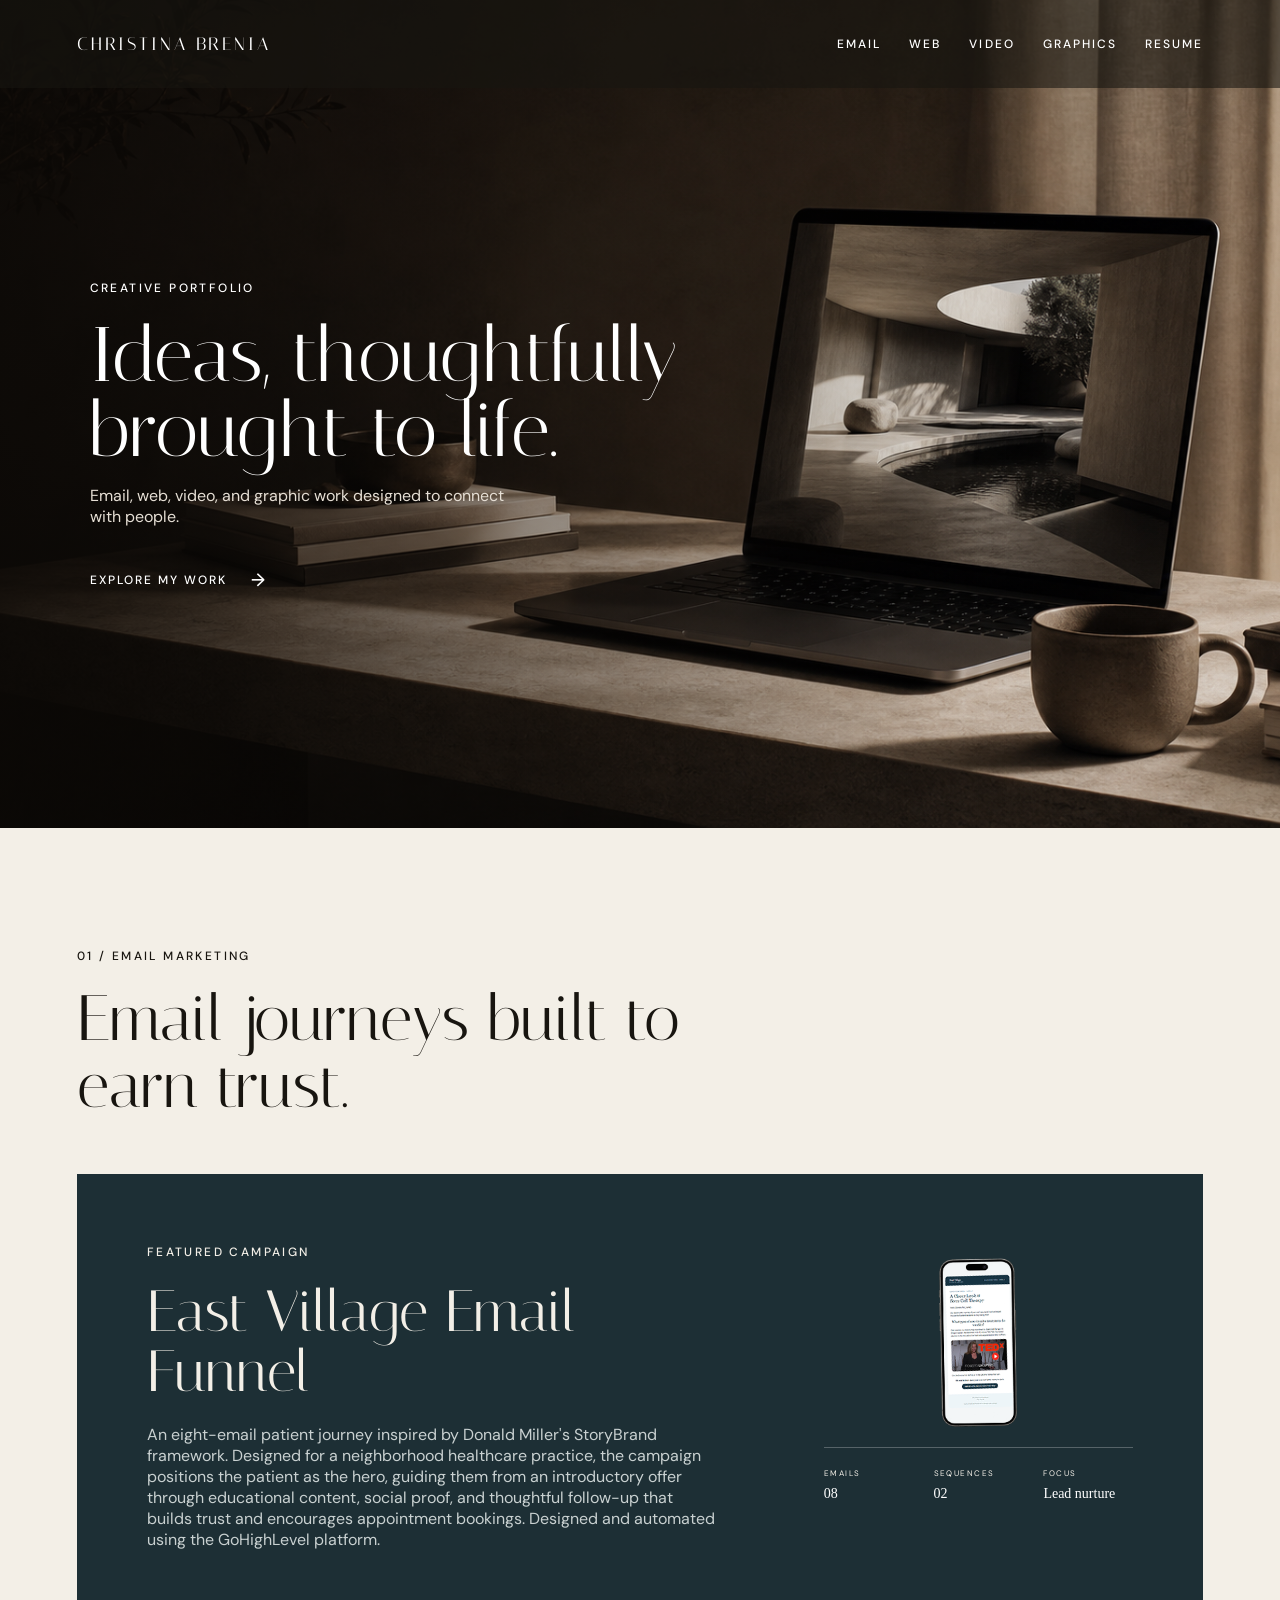
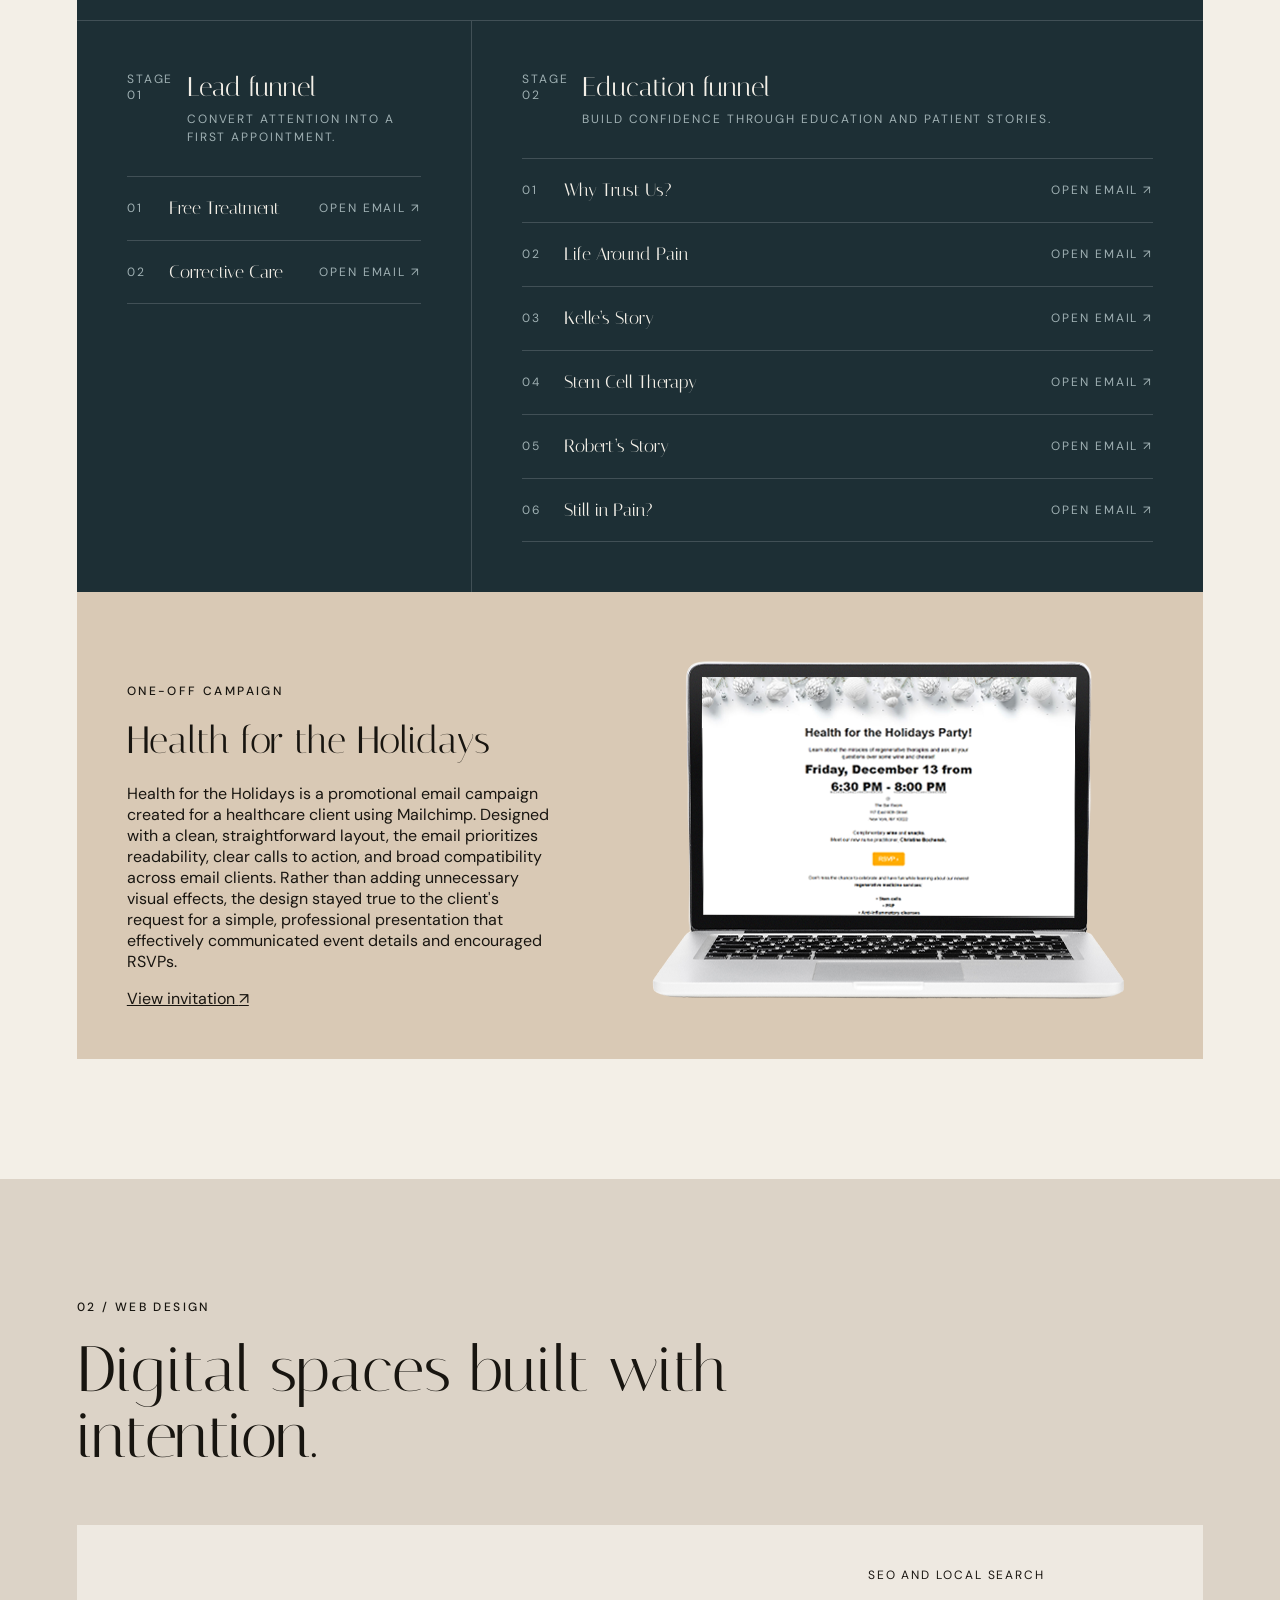
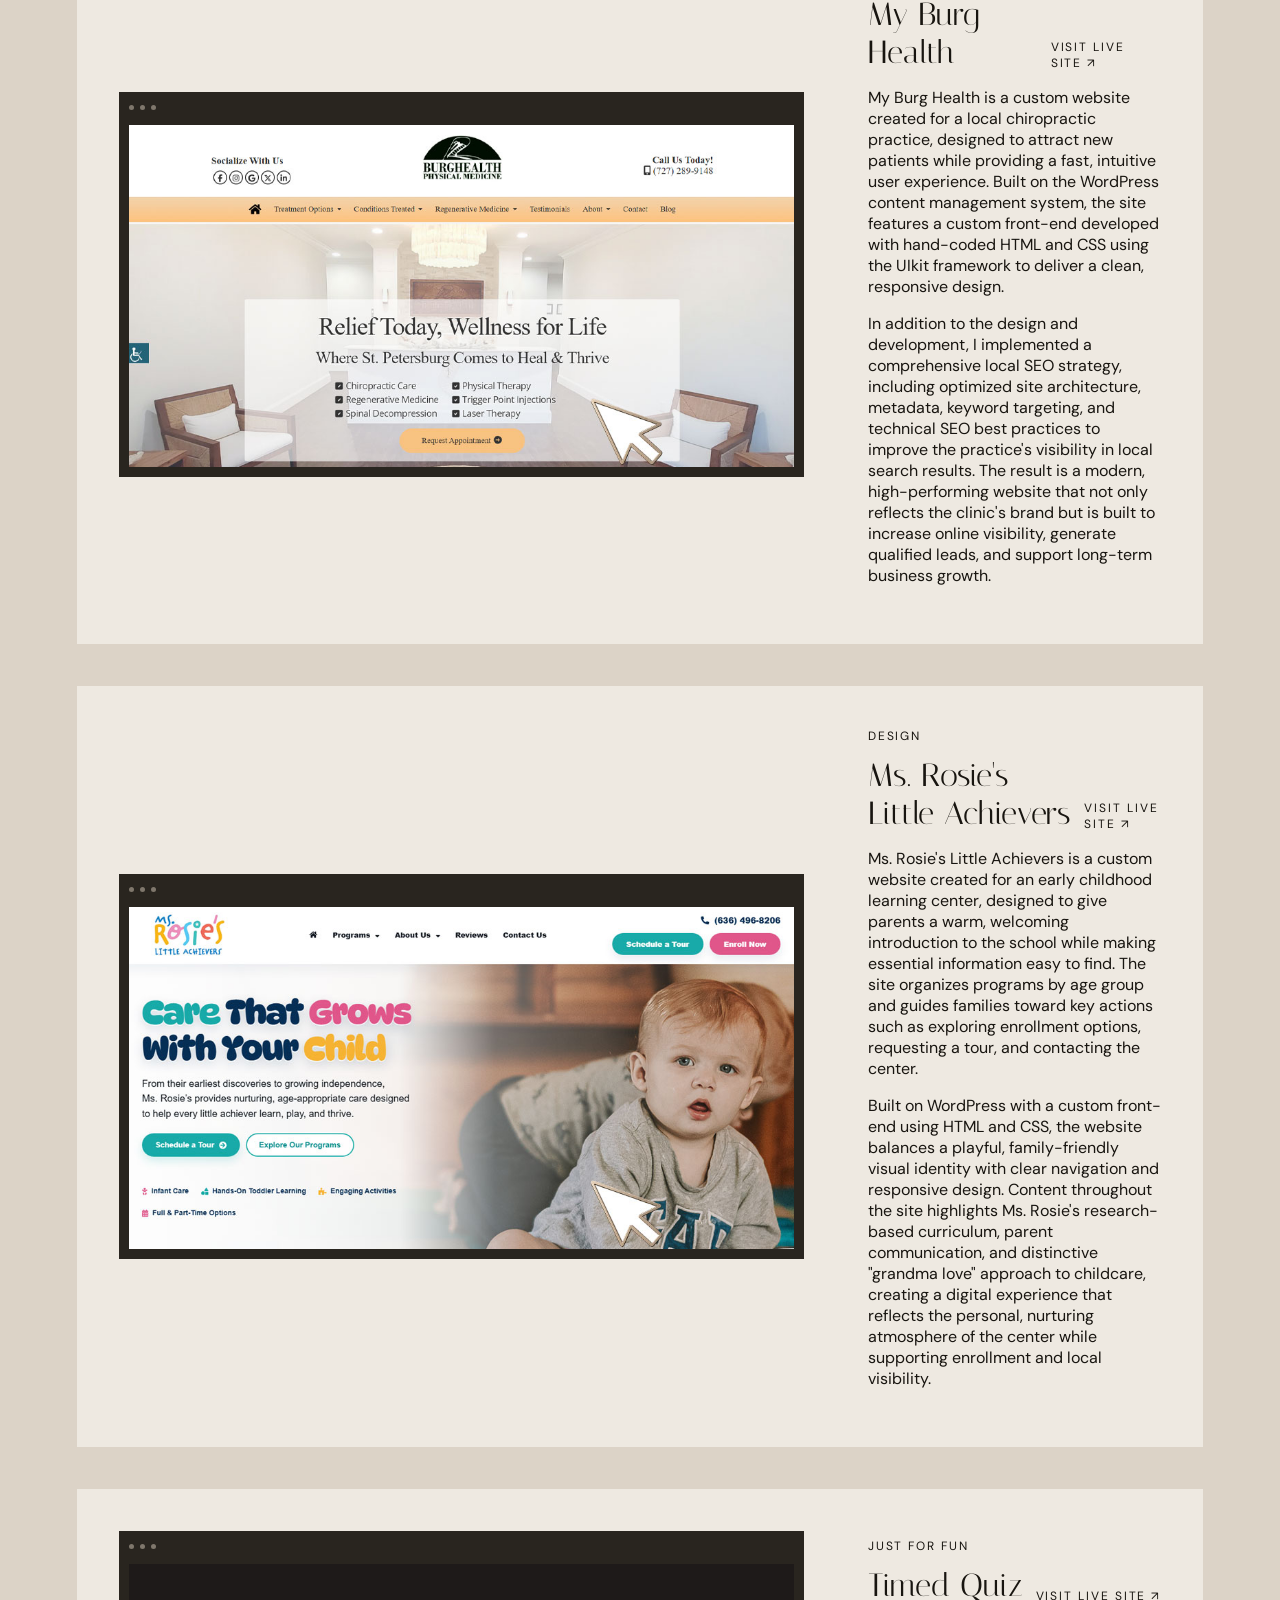
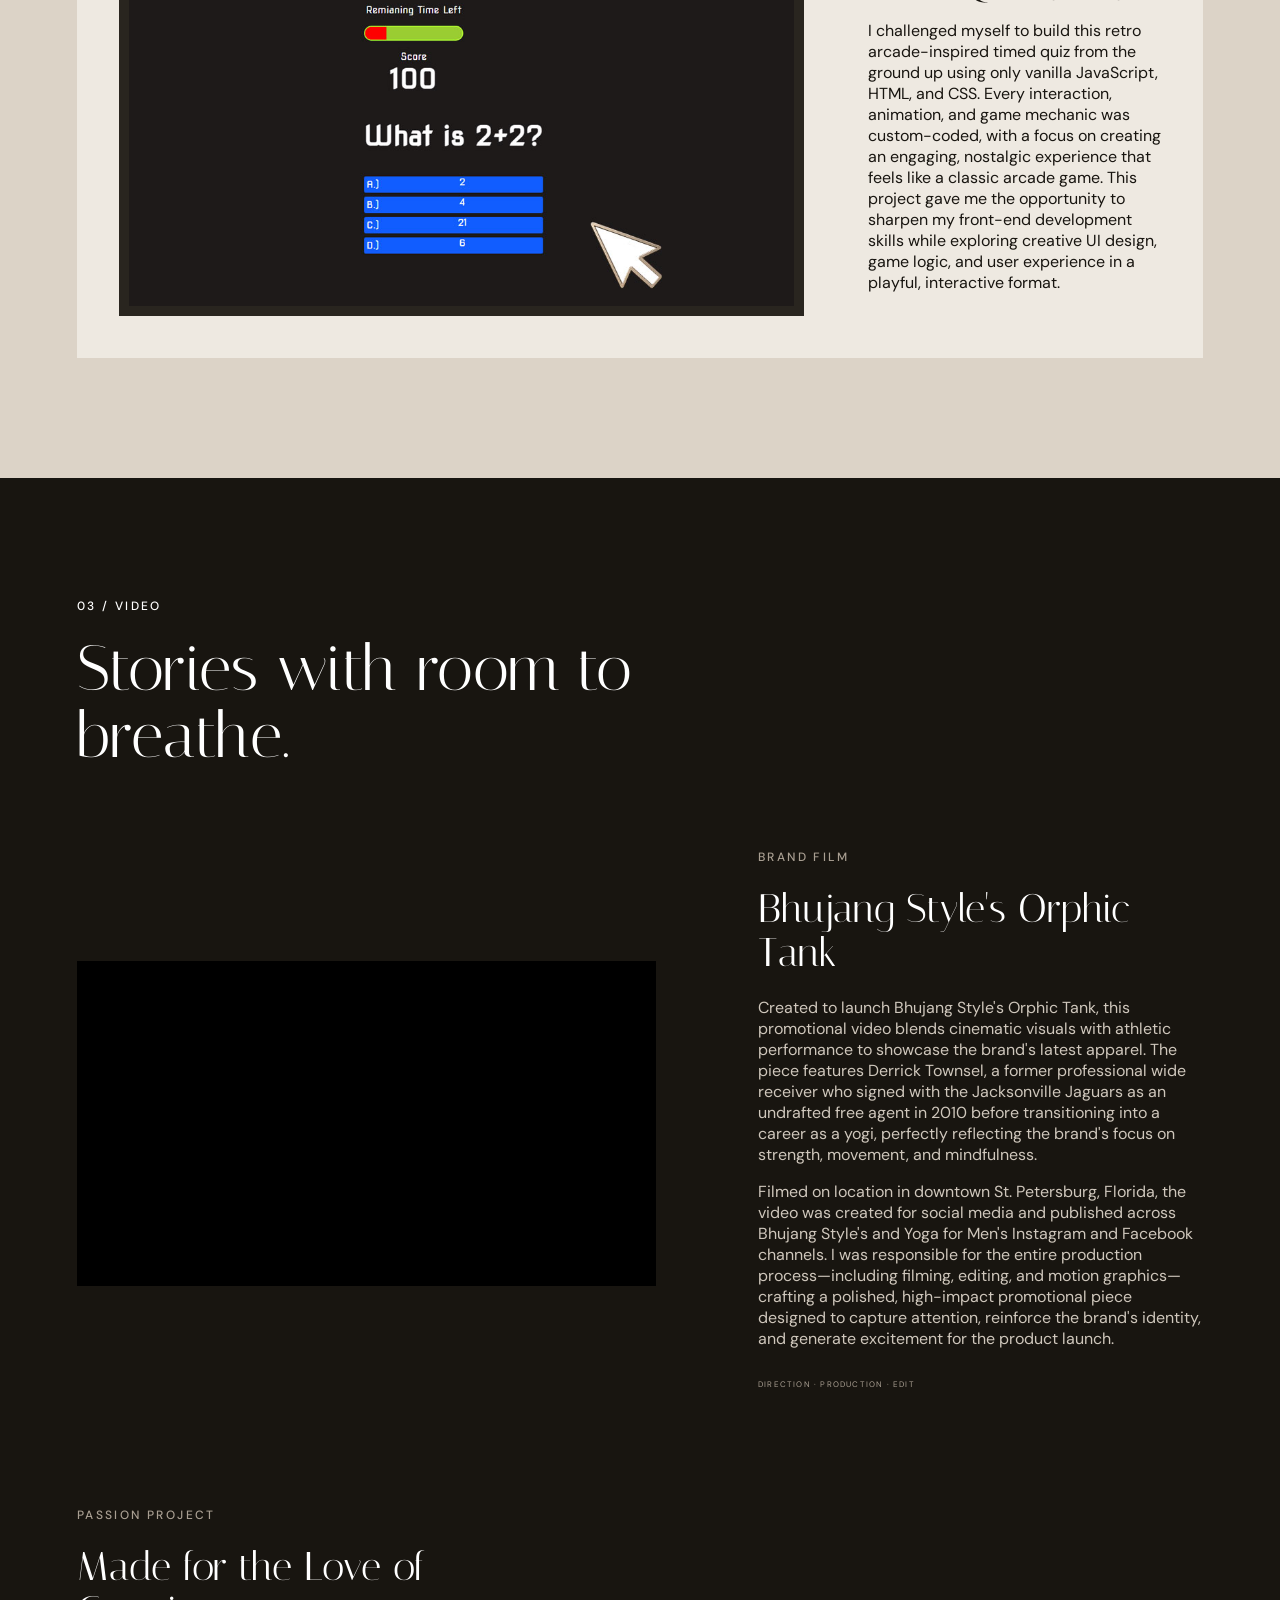
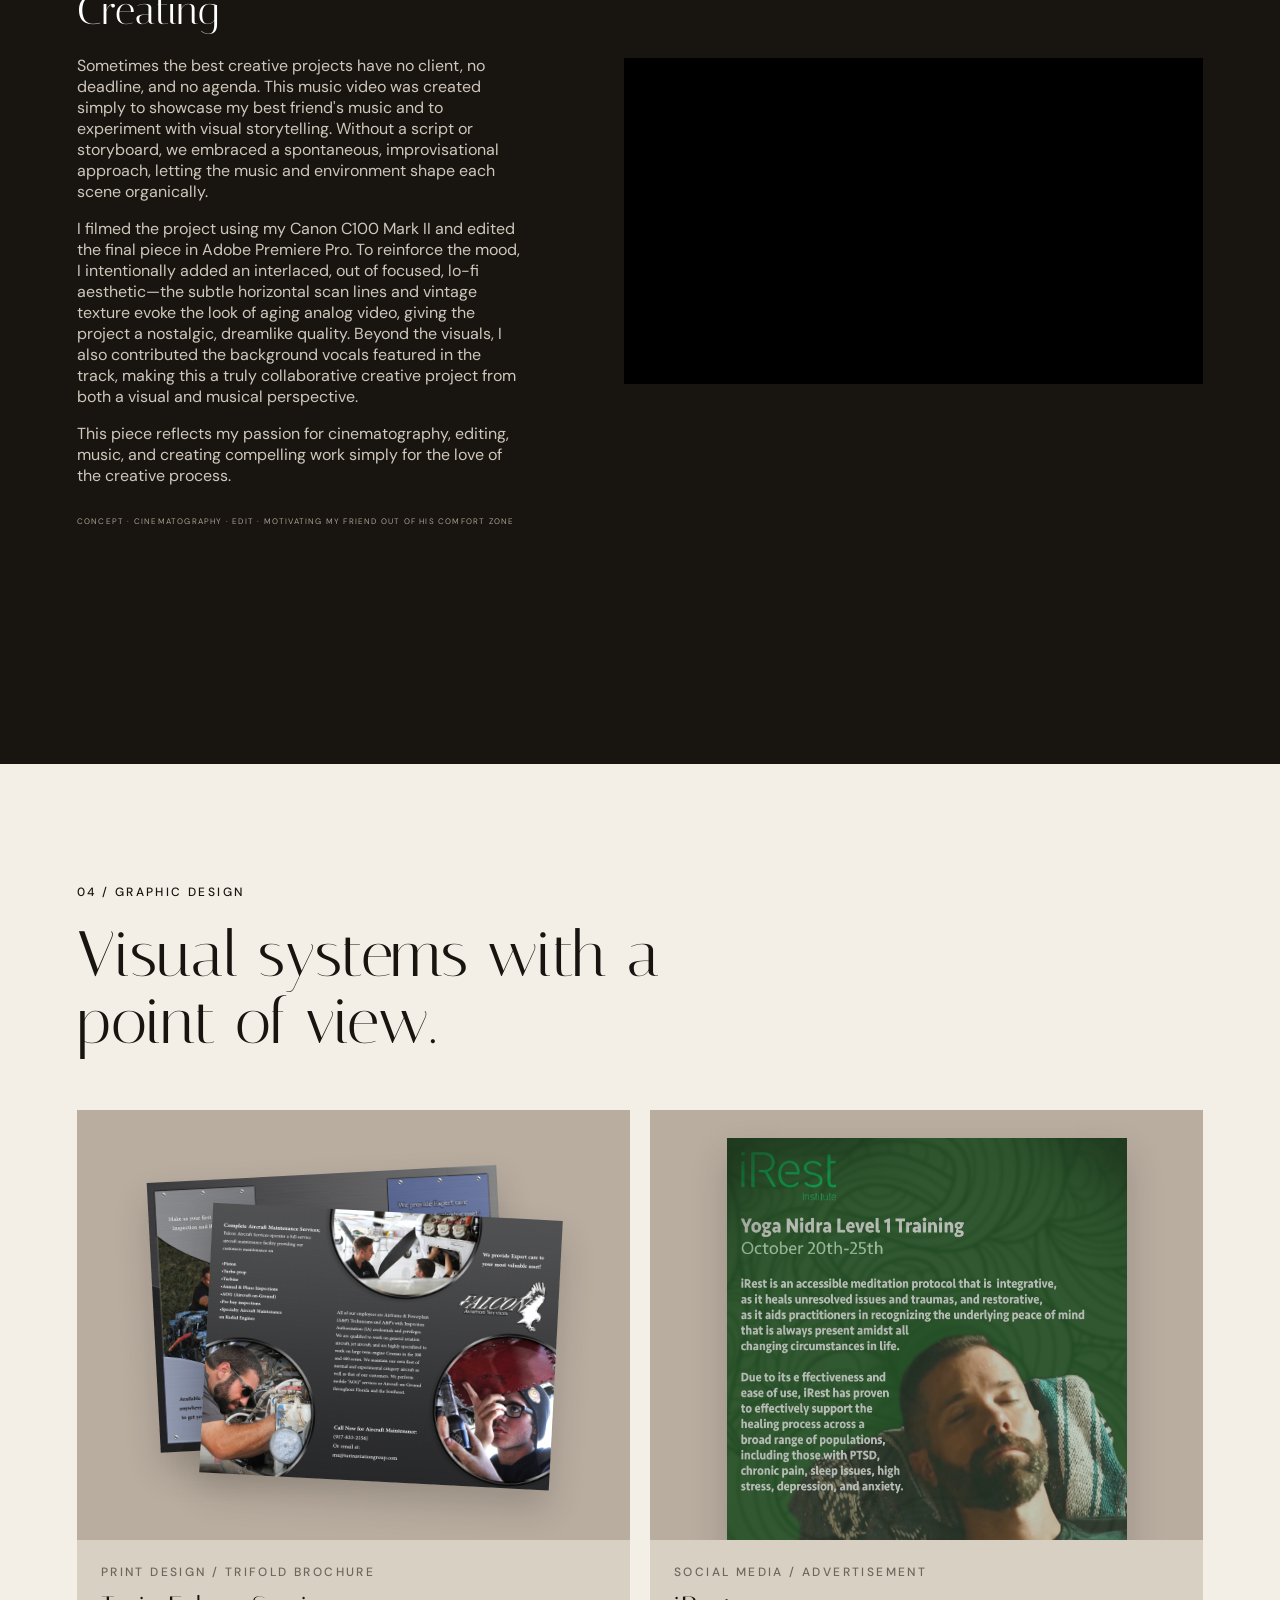
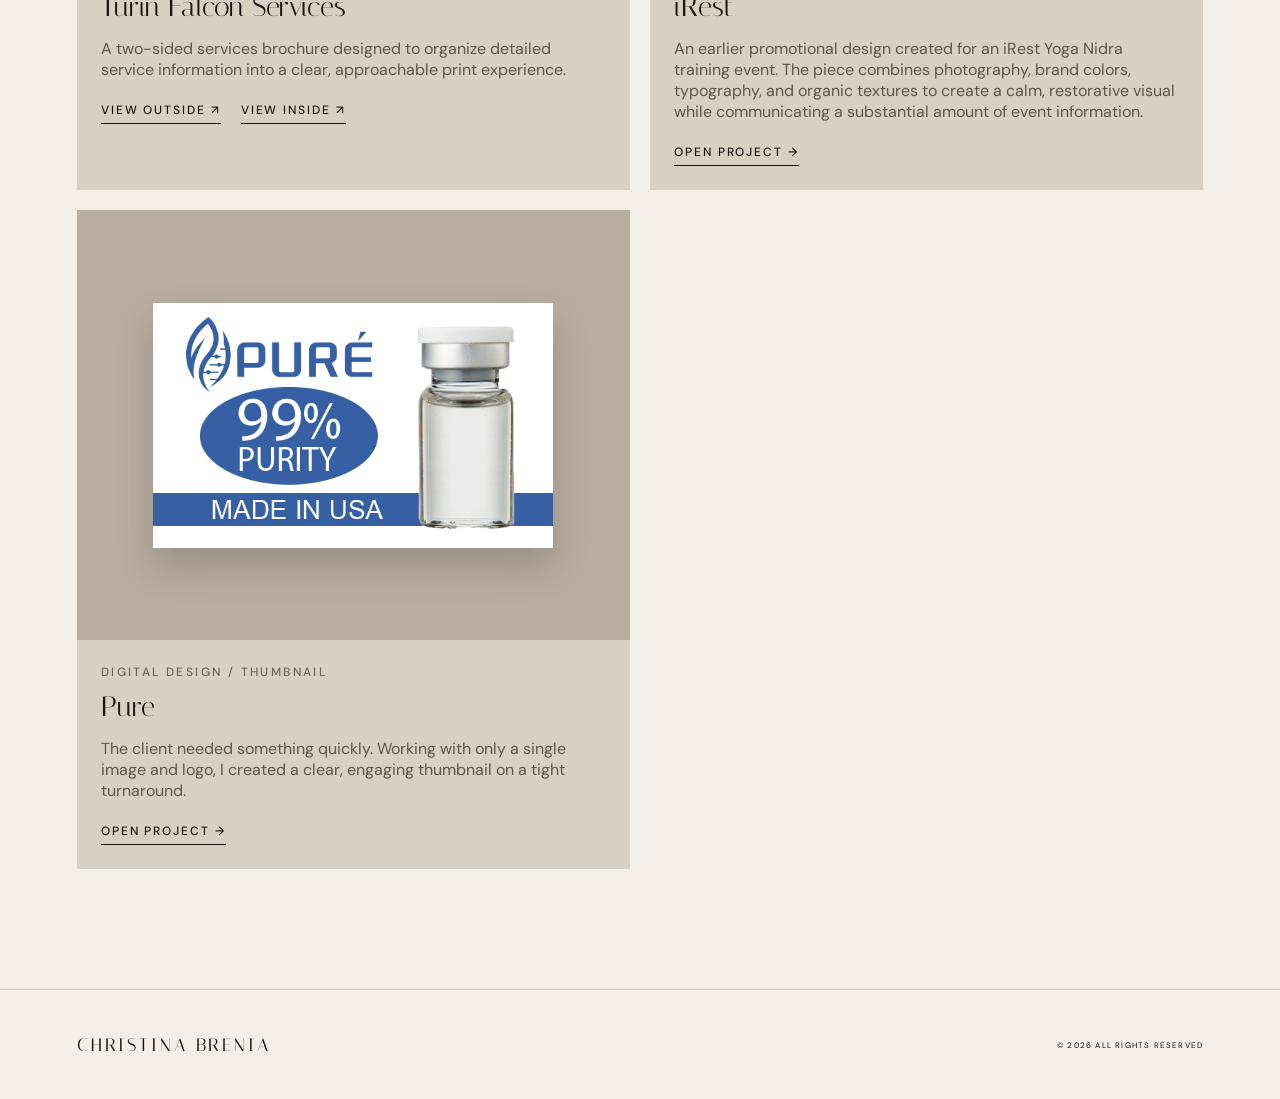
<file: index.html>
<!doctype html>
<html lang="en">
  <head>
    <meta charset="UTF-8" />
    <meta name="viewport" content="width=device-width,initial-scale=1" />
    <meta
      name="description"
      content="Christina Brenia — email, web, video, and graphic design portfolio."
    />
    <title>Christina Brenia | Creative Portfolio</title>
    <link rel="preconnect" href="https://fonts.googleapis.com" />
    <link rel="preconnect" href="https://fonts.gstatic.com" crossorigin />
    <link
      href="https://fonts.googleapis.com/css2?family=DM+Sans:wght@400;500&family=Italiana&display=swap"
      rel="stylesheet"
    />
    <link rel="stylesheet" href="styles.css" />
    <link rel="stylesheet" href="brochure.css" />
    <link rel="stylesheet" href="thumbnail.css" />
    <link rel="stylesheet" href="thumbnail-layout-match.css" />
    <link rel="stylesheet" href="graphic-slides.css" />
  </head>
  <body>
    <header>
      <a class="logo" href="#top">Christina Brenia</a
      ><button class="menu" aria-expanded="false" aria-controls="nav">
        Menu
      </button>
      <nav id="nav">
        <a href="#email">Email</a><a href="#webdesign">Web</a
        ><a href="#video">Video</a><a href="#graphics">Graphics</a
        ><a target="_blank" href="media/Christina_Brenia_Resume.pdf">Resume</a>
      </nav>
    </header>
    <main id="top">
      <section class="hero">
        <img
          src="assets/studio-hero.png"
          alt="A quiet creative studio with a laptop on a stone desk"
        />
        <div class="shade"></div>
        <div class="hero-copy">
          <p class="label">Creative portfolio</p>
          <h1>Ideas, thoughtfully brought to life.</h1>
          <p>
            Email, web, video, and graphic work designed to connect with people.
          </p>
          <a class="text-link" href="#email"
            >Explore my work <span>&#8594;</span></a
          >
        </div>
      </section>
      <section class="portfolio-section funnel-section" id="email">
        <div class="section-intro">
          <p class="label">01 / Email marketing</p>
          <h2>Email journeys built to earn trust.</h2>
        </div>

        <article class="funnel-case">
          <div class="funnel-overview">
            <div>
              <p class="label">Featured campaign</p>
              <h3>East Village Email Funnel</h3>
              <p>
                An eight-email patient journey inspired by Donald Miller's
                StoryBrand framework. Designed for a neighborhood healthcare
                practice, the campaign positions the patient as the hero,
                guiding them from an introductory offer through educational
                content, social proof, and thoughtful follow-up that builds
                trust and encourages appointment bookings. Designed and
                automated using the GoHighLevel platform.
              </p>
            </div>
            <div>
              <img
                src="media/email-nurturing.png"
                alt="Email Nurturing Funnel"
                class="email-pic"
              />
              <dl class="funnel-stats">
                <div>
                  <dt>Emails</dt>
                  <dd>08</dd>
                </div>
                <div>
                  <dt>Sequences</dt>
                  <dd>02</dd>
                </div>
                <div>
                  <dt>Focus</dt>
                  <dd>Lead nurture</dd>
                </div>
              </dl>
            </div>
          </div>
          <div
            class="funnel-path"
            aria-label="East Village email funnel sequence"
          >
            <section class="sequence-group">
              <div class="sequence-heading">
                <span>Stage 01</span>
                <div>
                  <h4>Lead funnel</h4>
                  <p>Convert attention into a first appointment.</p>
                </div>
              </div>
              <ol>
                <li>
                  <a
                    href="east-village-email-funnel/lead-funnel-email-01-free-treatment.html"
                    target="_blank"
                    rel="noopener"
                    ><span>01</span><strong>Free Treatment</strong
                    ><em>Open email &#8599;</em></a
                  >
                </li>
                <li>
                  <a
                    href="east-village-email-funnel/lead-funnel-email-02-corrective-care.html"
                    target="_blank"
                    rel="noopener"
                    ><span>02</span><strong>Corrective Care</strong
                    ><em>Open email &#8599;</em></a
                  >
                </li>
              </ol>
            </section>

            <section class="sequence-group">
              <div class="sequence-heading">
                <span>Stage 02</span>
                <div>
                  <h4>Education funnel</h4>
                  <p>Build confidence through education and patient stories.</p>
                </div>
              </div>
              <ol>
                <li>
                  <a
                    href="east-village-email-funnel/education-funnel-email-01-why-trust-us.html"
                    target="_blank"
                    rel="noopener"
                    ><span>01</span><strong>Why Trust Us?</strong
                    ><em>Open email &#8599;</em></a
                  >
                </li>
                <li>
                  <a
                    href="east-village-email-funnel/education-funnel-email-02-life-around-pain.html"
                    target="_blank"
                    rel="noopener"
                    ><span>02</span><strong>Life Around Pain</strong
                    ><em>Open email &#8599;</em></a
                  >
                </li>
                <li>
                  <a
                    href="east-village-email-funnel/education-funnel-email-03-kelle-story.html"
                    target="_blank"
                    rel="noopener"
                    ><span>03</span><strong>Kelle’s Story</strong
                    ><em>Open email &#8599;</em></a
                  >
                </li>
                <li>
                  <a
                    href="east-village-email-funnel/education-funnel-email-04-stem-cell-therapy.html"
                    target="_blank"
                    rel="noopener"
                    ><span>04</span><strong>Stem Cell Therapy</strong
                    ><em>Open email &#8599;</em></a
                  >
                </li>
                <li>
                  <a
                    href="east-village-email-funnel/education-funnel-email-05-robert-story.html"
                    target="_blank"
                    rel="noopener"
                    ><span>05</span><strong>Robert’s Story</strong
                    ><em>Open email &#8599;</em></a
                  >
                </li>
                <li>
                  <a
                    href="east-village-email-funnel/education-funnel-email-06-still-in-pain.html"
                    target="_blank"
                    rel="noopener"
                    ><span>06</span><strong>Still in Pain?</strong
                    ><em>Open email &#8599;</em></a
                  >
                </li>
              </ol>
            </section>
          </div>
        </article>

        <aside class="email-extra">
          <div>
            <p class="label">One-off campaign</p>
            <h3>Health for the Holidays</h3>
            <p>
              Health for the Holidays is a promotional email campaign created
              for a healthcare client using Mailchimp. Designed with a clean,
              straightforward layout, the email prioritizes readability, clear
              calls to action, and broad compatibility across email clients.
              Rather than adding unnecessary visual effects, the design stayed
              true to the client's request for a simple, professional
              presentation that effectively communicated event details and
              encouraged RSVPs.
            </p>
            <a
              href="assets/Health_for_the_Holidays_Party_Email.html"
              target="_blank"
              rel="noopener"
              >View invitation <span>&#8599;</span></a
            >
          </div>
          <img
            src="media/health-for-the-holidays.png"
            class="mailchimp-img"
            alt="Health For The Holidays"
          />
        </aside>
      </section>

      <section class="web-section" id="webdesign">
        <div class="section-intro">
          <p class="label">02 / Web design</p>
          <h2>Digital spaces built with intention.</h2>
        </div>
        <div class="website-list">
          <a
            class="website-card web-one"
            href="https://www.myburghealth.com/"
            target="_blank"
            rel="noopener noreferrer"
            aria-label="Visit My BurgS live website"
            ><div class="browser">
              <span></span><span></span><span></span>
              <div id="chiro" class="screen"></div>
            </div>
            <div>
              <div class="website-meta">
                <span
                  ><small>SEO and Local Search</small
                  ><strong>My Burg Health</strong></span
                ><em>Visit live site &#8599;</em>
              </div>

              <p>
                My Burg Health is a custom website created for a local
                chiropractic practice, designed to attract new patients while
                providing a fast, intuitive user experience. Built on the
                WordPress content management system, the site features a custom
                front-end developed with hand-coded HTML and CSS using the UIkit
                framework to deliver a clean, responsive design.
              </p>

              <p>
                In addition to the design and development, I implemented a
                comprehensive local SEO strategy, including optimized site
                architecture, metadata, keyword targeting, and technical SEO
                best practices to improve the practice's visibility in local
                search results. The result is a modern, high-performing website
                that not only reflects the clinic's brand but is built to
                increase online visibility, generate qualified leads, and
                support long-term business growth.
              </p>
            </div> </a
          >

                    <a
            class="website-card web-one"
            href="https://www.msrosies.com/"
            target="_blank"
            rel="noopener noreferrer"
            aria-label="Visit Ms. Rosie's Little Achievers live website"
            ><div class="browser">
              <span></span><span></span><span></span>
              <div id="child-care" class="screen"></div>
            </div>
            <div>
              <div class="website-meta">
                <span
                  ><small>Design</small
                  ><strong>Ms. Rosie's Little Achievers</strong></span
                ><em>Visit live site &#8599;</em>
              </div>

              <p>
                Ms. Rosie's Little Achievers is a custom website created for an early childhood learning center, designed to give parents a warm, welcoming introduction to the school while making essential information easy to find. The site organizes programs by age group and guides families toward key actions such as exploring enrollment options, requesting a tour, and contacting the center.
              </p>

              <p>
                Built on WordPress with a custom front-end using HTML and CSS, the website balances a playful, family-friendly visual identity with clear navigation and responsive design. Content throughout the site highlights Ms. Rosie's research-based curriculum, parent communication, and distinctive "grandma love" approach to childcare, creating a digital experience that reflects the personal, nurturing atmosphere of the center while supporting enrollment and local visibility.
              </p>
            </div> </a
          >
          
          <a
            class="website-card web-three"
            href="timed-quiz/index.html"
            target="_blank"
            rel="noopener noreferrer"
            aria-label="Visit Timed Quiz live website"
            ><div class="browser">
              <span></span><span></span><span></span>
              <div id="game" class="screen"></div>
            </div>
            <div>
              <div class="website-meta">
                <span
                  ><small>Just For Fun</small><strong>Timed Quiz</strong></span
                ><em>Visit live site &#8599;</em>
              </div>
              <p>
                I challenged myself to build this retro arcade-inspired timed
                quiz from the ground up using only vanilla JavaScript, HTML, and
                CSS. Every interaction, animation, and game mechanic was
                custom-coded, with a focus on creating an engaging, nostalgic
                experience that feels like a classic arcade game. This project
                gave me the opportunity to sharpen my front-end development
                skills while exploring creative UI design, game logic, and user
                experience in a playful, interactive format.
              </p>
            </div>
          </a>
        </div>
      </section>

      <section class="video-section" id="video">
        <div class="section-intro light">
          <p class="label">03 / Video</p>
          <h2>Stories with room to breathe.</h2>
        </div>
        <article class="video-story">
          <div class="video-frame video-one video-embed">
            <iframe
              src="https://www.youtube.com/embed/SCkIryCy-aM?si=wSf-5y-Zs6p-vhmt"
              title="YouTube video player"
              allow="accelerometer; autoplay; clipboard-write; encrypted-media; gyroscope; picture-in-picture; web-share"
              referrerpolicy="strict-origin-when-cross-origin"
              allowfullscreen
            ></iframe>
          </div>
          <div class="video-copy">
            <p class="label">Brand Film</p>
            <h3>Bhujang Style's Orphic Tank</h3>
            <p>
              Created to launch Bhujang Style's Orphic Tank, this promotional
              video blends cinematic visuals with athletic performance to
              showcase the brand's latest apparel. The piece features Derrick
              Townsel, a former professional wide receiver who signed with the
              Jacksonville Jaguars as an undrafted free agent in 2010 before
              transitioning into a career as a yogi, perfectly reflecting the
              brand's focus on strength, movement, and mindfulness.
            </p>

            <p>
              Filmed on location in downtown St. Petersburg, Florida, the video
              was created for social media and published across Bhujang Style's
              and Yoga for Men's Instagram and Facebook channels. I was
              responsible for the entire production process—including filming,
              editing, and motion graphics—crafting a polished, high-impact
              promotional piece designed to capture attention, reinforce the
              brand's identity, and generate excitement for the product launch.
            </p>
            <p class="meta">Direction · Production · Edit</p>
          </div>
        </article>
        <article class="video-story reverse">
          <div class="video-frame video-one video-embed">
            <iframe
              src="https://www.youtube.com/embed/NpaE6DzOZt8?si=i72TtBwZOobyw_Uo"
              title="YouTube video player"
              allow="accelerometer; autoplay; clipboard-write; encrypted-media; gyroscope; picture-in-picture; web-share"
              referrerpolicy="strict-origin-when-cross-origin"
              allowfullscreen
            ></iframe>
          </div>
          <div class="video-copy">
            <p class="label">Passion Project</p>
            <h3>Made for the Love of Creating</h3>
            <p>
              Sometimes the best creative projects have no client, no deadline,
              and no agenda. This music video was created simply to showcase my
              best friend's music and to experiment with visual storytelling.
              Without a script or storyboard, we embraced a spontaneous,
              improvisational approach, letting the music and environment shape
              each scene organically.
            </p>

            <p>
              I filmed the project using my Canon C100 Mark II and edited the
              final piece in Adobe Premiere Pro. To reinforce the mood, I
              intentionally added an interlaced, out of focused, lo-fi
              aesthetic—the subtle horizontal scan lines and vintage texture
              evoke the look of aging analog video, giving the project a
              nostalgic, dreamlike quality. Beyond the visuals, I also
              contributed the background vocals featured in the track, making
              this a truly collaborative creative project from both a visual and
              musical perspective.
            </p>

            <p>
              This piece reflects my passion for cinematography, editing, music,
              and creating compelling work simply for the love of the creative
              process.
            </p>
            <p class="meta">
              Concept · Cinematography · Edit · Motivating My Friend Out Of His
              Comfort Zone
            </p>
          </div>
        </article>
      </section>
      <section class="portfolio-section" id="graphics">
        <div class="section-intro">
          <p class="label">04 / Graphic design</p>
          <h2>Visual systems with a point of view.</h2>
        </div>
        <div class="gallery graphic-gallery">
          <article class="brochure-card">
            <div class="brochure-preview">
              <img
                src="assets/brochure/turin-falcon-outside.png"
                alt="Outside panels of the Turin Falcon Services trifold brochure"
              />
              <img
                src="assets/brochure/turin-falcon-inside.png"
                alt="Inside panels of the Turin Falcon Services trifold brochure"
              />
            </div>
            <div class="brochure-info">
              <p class="label">Print design / Trifold brochure</p>
              <h3>Turin Falcon Services</h3>
              <p>
                A two-sided services brochure designed to organize detailed
                service information into a clear, approachable print experience.
              </p>
              <div class="brochure-links">
                <a
                  href="/portfolio/assets/brochure/turin-falcon-outside.png"
                  target="_blank"
                  rel="noopener"
                  >View outside &#8599;</a
                >
                <a
                  href="/portfolio/assets/brochure/turin-falcon-inside.png"
                  target="_blank"
                  rel="noopener"
                  >View inside &#8599;</a
                >
              </div>
            </div>
          </article>
                      <button
              class="gallery-card thumbnail-card irest-card"
              data-group="graphic"
              data-title="iRest Facebook Advertisement"
              data-caption="Social media / Facebook advertising"
              data-image="media/iRest-advertizment-for-FaceBook.jpg"
              data-description="Designed for Facebook, this advertisement balances brand imagery, promotional messaging, and clear visual hierarchy to communicate quickly in a busy social feed."
            >
              <span class="thumbnail-preview">
                <img
                  src="media/iRest-advertizment-for-FaceBook.jpg"
                  alt="iRest Facebook advertisement design"
                />
                <small>Open project</small>
              </span>
              <span class="thumbnail-info">
                <span class="label">Social media / Advertisement</span>
                <strong>iRest</strong>
                <span class="thumbnail-description"
                  >An earlier promotional design created for an iRest Yoga Nidra training event. The piece combines photography, brand colors, typography, and organic textures to create a calm, restorative visual while communicating a substantial amount of event information.</span
                >
              </span>
            </button>
          <button
            class="gallery-card thumbnail-card"
            data-group="graphic"
            data-title="Pure Thumbnail"
            data-caption="Digital design / Fast-turnaround thumbnail"
            data-description="The client needed something quickly. Working with only a single image and logo, I created a clear, engaging thumbnail on a tight turnaround."
            data-image="media/pure-thumbnail-medium.jpg"
          >
            <span class="thumbnail-preview">
              <img
                src="media/pure-thumbnail-medium.jpg"
                alt="Pure promotional thumbnail design"
              />
              <small>Open project</small>
            </span>
            <span class="thumbnail-info">
              <span class="label">Digital design / Thumbnail</span>
              <strong>Pure</strong>
              <span class="thumbnail-description"
                >The client needed something quickly. Working with only a single
                image and logo, I created a clear, engaging thumbnail on a tight
                turnaround.</span
              >
            </span>
            </button>
 
          
        </div>
      </section>
      
    </main>
    <footer>
      <a class="logo" href="#top">Christina Brenia</a>
      <p>&copy; 2026 All rights reserved</p>
    </footer>
    <dialog class="lightbox" aria-label="Project preview">
      <button class="lightbox-close" aria-label="Close preview">Close</button
      ><button class="lightbox-arrow prev" aria-label="Previous project">
        &#8592;
      </button>
      <figure>
        <div class="lightbox-art"></div>
        <figcaption>
          <div class="lightbox-caption-heading">
            <strong></strong><span></span>
          </div>
          <p class="lightbox-description"></p>
        </figcaption>
      </figure>
      <button class="lightbox-arrow next" aria-label="Next project">
        &#8594;
      </button>
    </dialog>
    <script src="script.js"></script>
  </body>
</html>
</file>
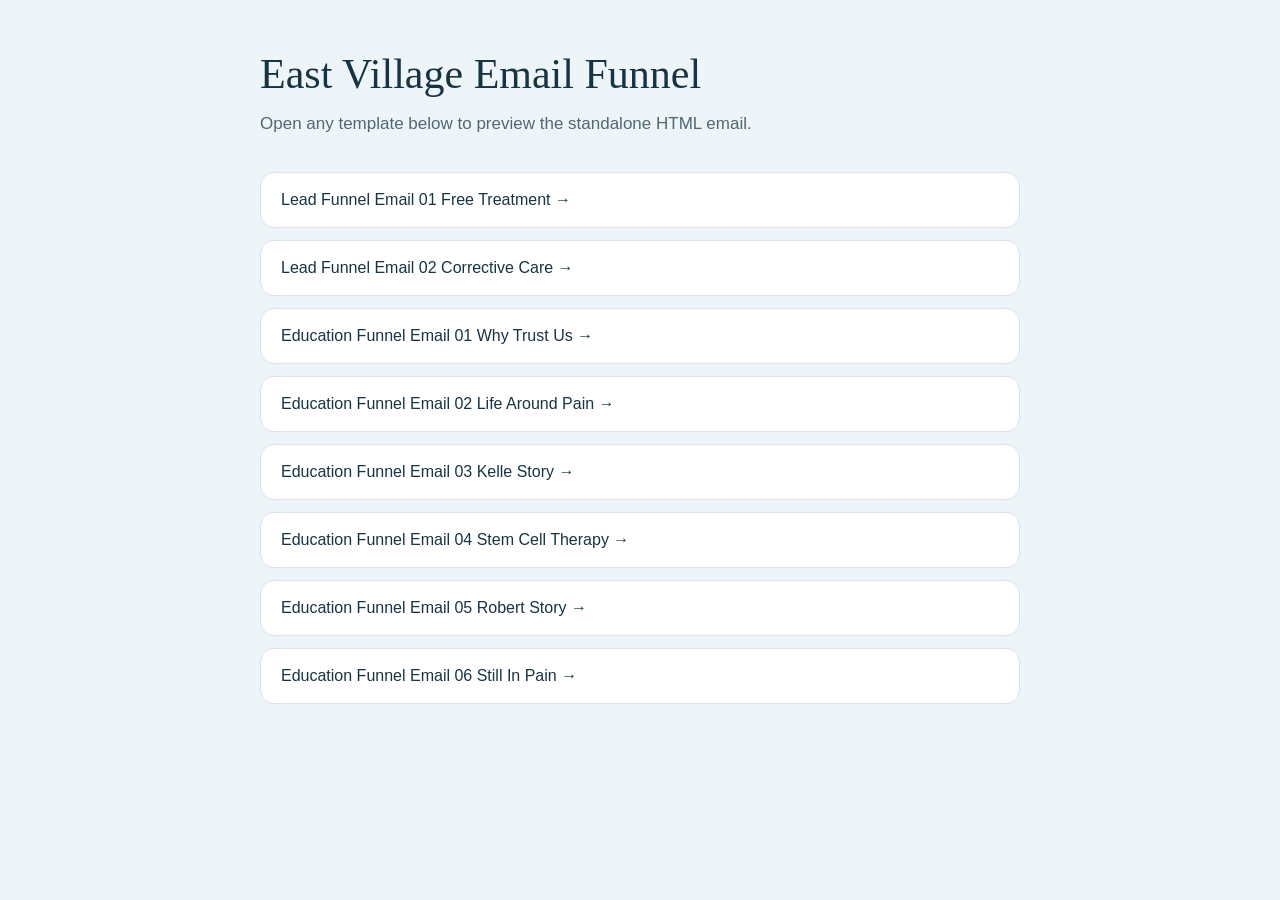
<file: east-village-email-funnel/index.html>
<!doctype html><html lang="en"><head><meta charset="utf-8"><meta name="viewport" content="width=device-width,initial-scale=1"><title>East Village Email Funnel Preview</title></head><body style="margin:0;background:#edf5f8;color:#173443;"><div style="max-width:760px;margin:0 auto;padding:50px 22px;"><div style="font-family:Georgia,serif;font-size:42px;line-height:48px;margin-bottom:12px;">East Village Email Funnel</div><p style="font-family:Arial,sans-serif;font-size:17px;line-height:28px;color:#526772;margin:0 0 34px;">Open any template below to preview the standalone HTML email.</p><a href="lead-funnel-email-01-free-treatment.html" style="display:block;padding:18px 20px;margin:0 0 12px;background:#ffffff;border:1px solid #d9e4e8;border-radius:14px;color:#173443;text-decoration:none;font-family:Arial,sans-serif;">Lead Funnel Email 01 Free Treatment →</a><a href="lead-funnel-email-02-corrective-care.html" style="display:block;padding:18px 20px;margin:0 0 12px;background:#ffffff;border:1px solid #d9e4e8;border-radius:14px;color:#173443;text-decoration:none;font-family:Arial,sans-serif;">Lead Funnel Email 02 Corrective Care →</a><a href="education-funnel-email-01-why-trust-us.html" style="display:block;padding:18px 20px;margin:0 0 12px;background:#ffffff;border:1px solid #d9e4e8;border-radius:14px;color:#173443;text-decoration:none;font-family:Arial,sans-serif;">Education Funnel Email 01 Why Trust Us →</a><a href="education-funnel-email-02-life-around-pain.html" style="display:block;padding:18px 20px;margin:0 0 12px;background:#ffffff;border:1px solid #d9e4e8;border-radius:14px;color:#173443;text-decoration:none;font-family:Arial,sans-serif;">Education Funnel Email 02 Life Around Pain →</a><a href="education-funnel-email-03-kelle-story.html" style="display:block;padding:18px 20px;margin:0 0 12px;background:#ffffff;border:1px solid #d9e4e8;border-radius:14px;color:#173443;text-decoration:none;font-family:Arial,sans-serif;">Education Funnel Email 03 Kelle Story →</a><a href="education-funnel-email-04-stem-cell-therapy.html" style="display:block;padding:18px 20px;margin:0 0 12px;background:#ffffff;border:1px solid #d9e4e8;border-radius:14px;color:#173443;text-decoration:none;font-family:Arial,sans-serif;">Education Funnel Email 04 Stem Cell Therapy →</a><a href="education-funnel-email-05-robert-story.html" style="display:block;padding:18px 20px;margin:0 0 12px;background:#ffffff;border:1px solid #d9e4e8;border-radius:14px;color:#173443;text-decoration:none;font-family:Arial,sans-serif;">Education Funnel Email 05 Robert Story →</a><a href="education-funnel-email-06-still-in-pain.html" style="display:block;padding:18px 20px;margin:0 0 12px;background:#ffffff;border:1px solid #d9e4e8;border-radius:14px;color:#173443;text-decoration:none;font-family:Arial,sans-serif;">Education Funnel Email 06 Still In Pain →</a></div></body></html>
</file>
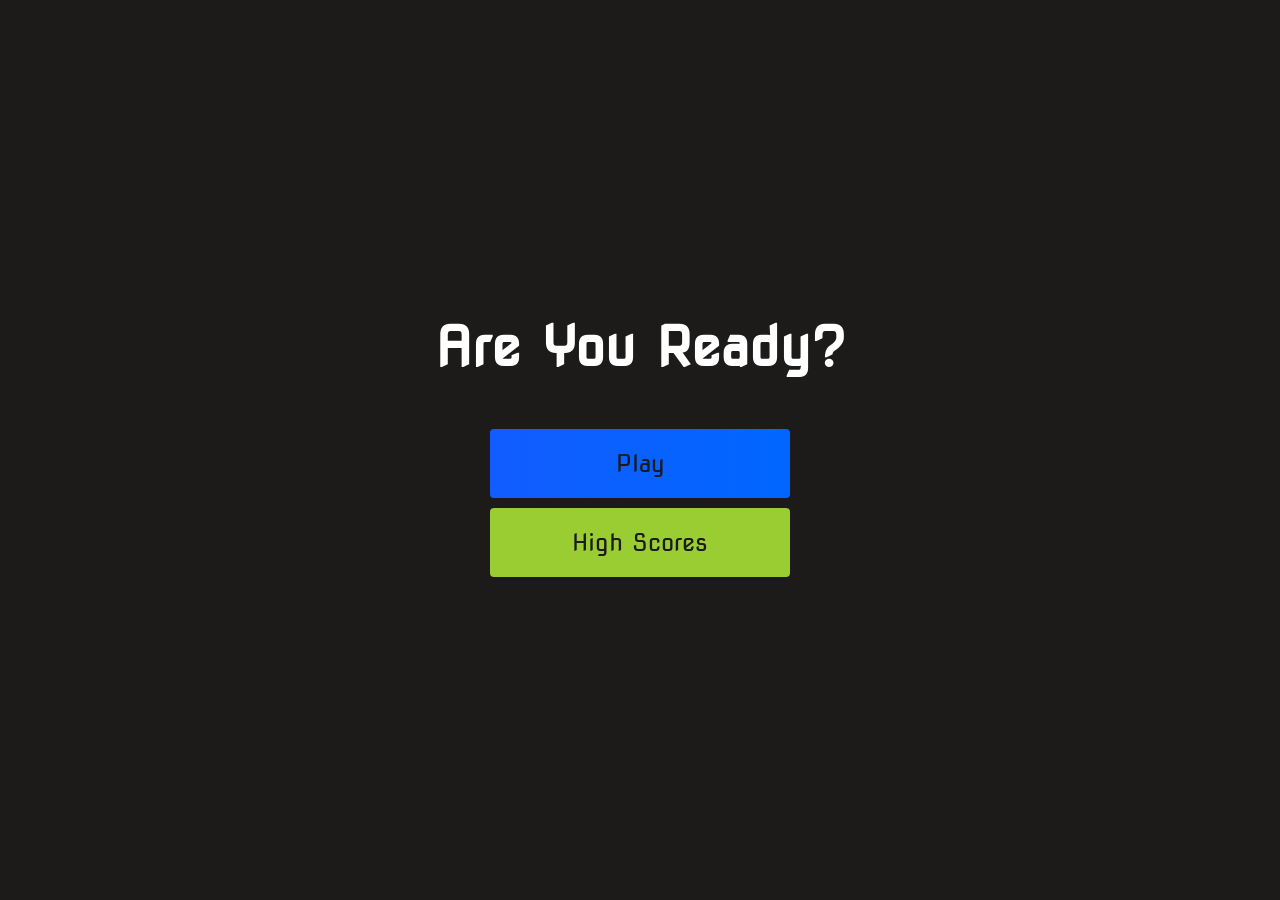
<file: timed-quiz/index.html>
<!DOCTYPE html>
<html lang="en">
<head>
    <meta charset="UTF-8">
    <meta name="viewport" content="width=device-width, initial-scale=1.0">
    <title>Home Page</title>
    <link rel="stylesheet" href="assets/style.css">
</head>
<body>
    <div class="container">
        <div id="home" class="flex-column flex-center">
            <h1>Are You Ready?</h1>
            <a href="game.html"  class="btn">Play</a>
            <a href="assets/highscores.html" id="high-score-btn" class="btn">High Scores</a>
        </div>
    </div>
    

    </script>
</body>
</html>
</file>
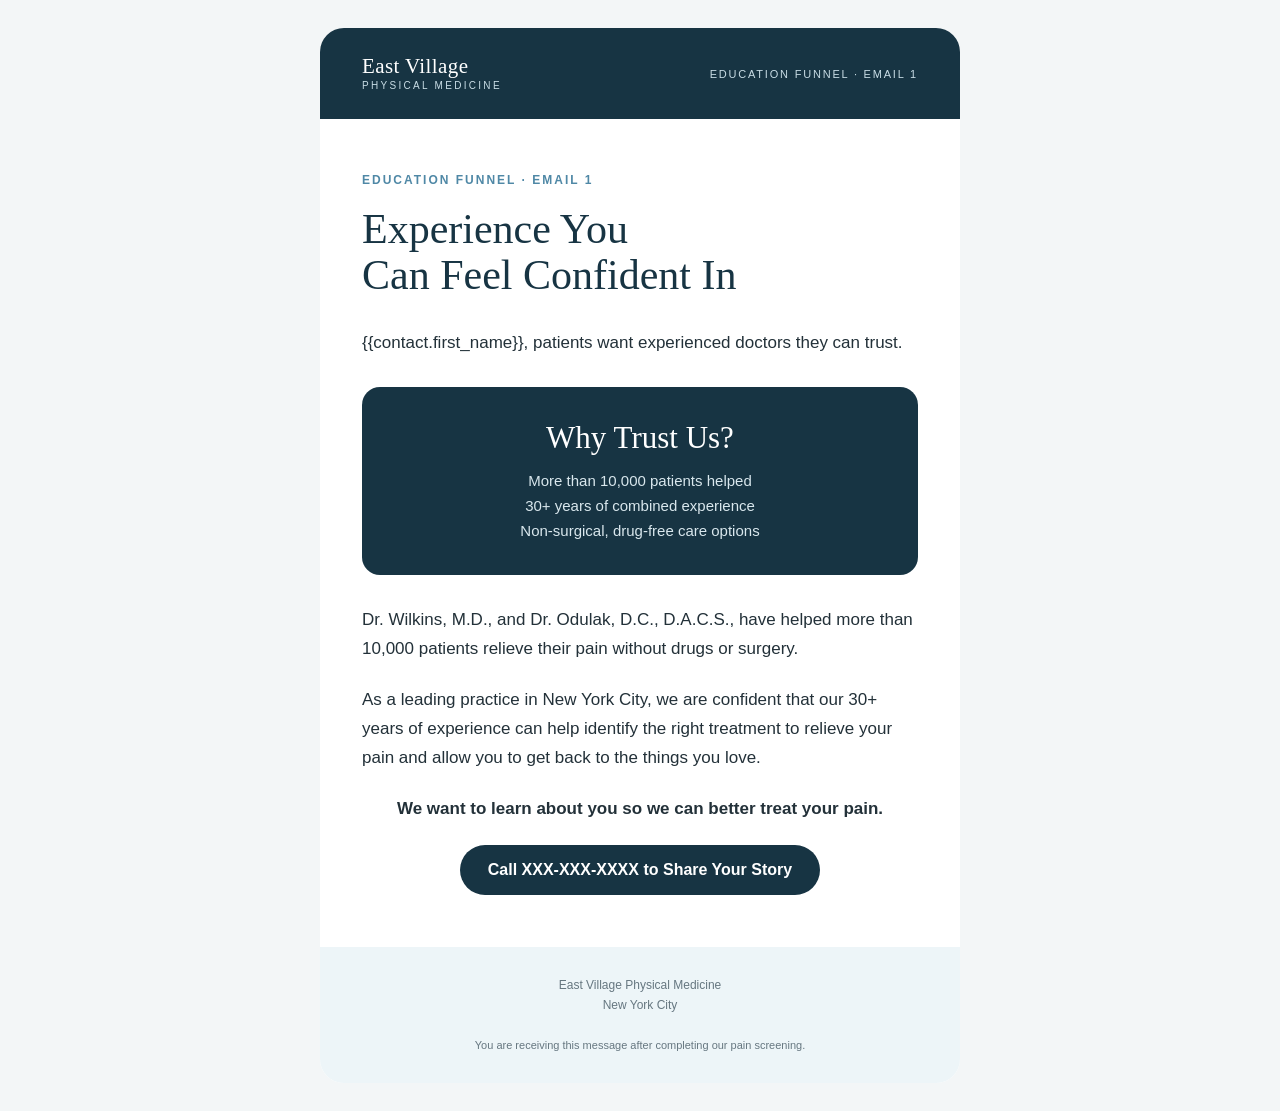
<file: east-village-email-funnel/education-funnel-email-01-why-trust-us.html>
<!doctype html>
<html lang="en">
<head>
<meta charset="utf-8">
<meta name="viewport" content="width=device-width, initial-scale=1">
<meta name="x-apple-disable-message-reformatting">
<meta http-equiv="x-ua-compatible" content="ie=edge">
<title>Why Patients Trust East Village Physical Medicine</title>
<style>
html,body{margin:0!important;padding:0!important;width:100%!important;background:#f3f6f7}
table,td{border-collapse:collapse!important}
img{border:0;outline:none;text-decoration:none;display:block;max-width:100%}
a{text-decoration:none}
.wrapper{width:100%;background:#f3f6f7}
.container{width:100%;max-width:640px}
.mobile-pad{padding-left:42px;padding-right:42px}
.headline{font-size:42px;line-height:46px}
.body-copy{font-size:17px;line-height:29px}
.two-col{width:50%}
@media screen and (max-width:640px){
.mobile-pad{padding-left:24px!important;padding-right:24px!important}
.headline{font-size:34px!important;line-height:39px!important}
.body-copy{font-size:16px!important;line-height:27px!important}
.two-col{display:block!important;width:100%!important}
.stack-pad{padding-left:0!important;padding-right:0!important;padding-top:14px!important}
}
</style>
</head>
<body>
<div style="display:none;max-height:0;overflow:hidden;opacity:0;color:transparent;">Experienced doctors. More than 10,000 patients helped. 30+ years of experience.</div>
<table role="presentation" width="100%" class="wrapper" border="0" cellpadding="0" cellspacing="0">
<tr><td align="center" style="padding:28px 12px;">
<table role="presentation" width="100%" class="container" border="0" cellpadding="0" cellspacing="0" style="background:#ffffff;border-radius:24px;overflow:hidden;">
<tr><td style="background:#173443;padding:26px 42px;">
<table role="presentation" width="100%" border="0" cellpadding="0" cellspacing="0"><tr>
<td style="font-family:Georgia,'Times New Roman',serif;font-size:21px;line-height:25px;color:#ffffff;letter-spacing:.4px;">East Village<span style="display:block;font-family:Arial,Helvetica,sans-serif;font-size:10px;line-height:14px;letter-spacing:2.3px;text-transform:uppercase;color:#c8dce5;">Physical Medicine</span></td>
<td align="right" style="font-family:Arial,Helvetica,sans-serif;font-size:11px;line-height:16px;letter-spacing:1.8px;text-transform:uppercase;color:#c8dce5;">Education Funnel · Email 1</td>
</tr></table></td></tr>
<tr><td class="mobile-pad" style="padding-top:52px;padding-bottom:18px;">
<div style="font-family:Arial,Helvetica,sans-serif;font-size:12px;line-height:18px;font-weight:bold;letter-spacing:2px;text-transform:uppercase;color:#4f88a6;margin-bottom:17px;">Education Funnel · Email 1</div>
<h1 class="headline" style="margin:0;font-family:Georgia,'Times New Roman',serif;font-weight:normal;color:#173443;">Experience You<br>Can Feel Confident In</h1>
</td></tr>
<tr><td class="mobile-pad body-copy" style="padding-top:12px;padding-bottom:52px;font-family:Arial,Helvetica,sans-serif;color:#233139;"><p style="margin:0 0 22px;text-align:left;">{{contact.first_name}}, patients want experienced doctors they can trust.</p><div style="margin:30px 0;padding:32px;background:#173443;border-radius:18px;color:#ffffff;text-align:center;"><div style="font-family:Georgia,serif;font-size:31px;line-height:37px;margin-bottom:12px;">Why Trust Us?</div><div style="font-size:15px;line-height:25px;color:#d9e7ed;">More than 10,000 patients helped<br>30+ years of combined experience<br>Non-surgical, drug-free care options</div></div><p style="margin:0 0 22px;text-align:left;">Dr. Wilkins, M.D., and Dr. Odulak, D.C., D.A.C.S., have helped more than 10,000 patients relieve their pain without drugs or surgery.</p><p style="margin:0 0 22px;text-align:left;">As a leading practice in New York City, we are confident that our 30+ years of experience can help identify the right treatment to relieve your pain and allow you to get back to the things you love.</p><p style="margin:0 0 22px;text-align:center;font-weight:bold;">We want to learn about you so we can better treat your pain.</p>
<table role="presentation" border="0" cellpadding="0" cellspacing="0" align="center">
  <tr>
    <td bgcolor="#173443" style="border-radius:999px;text-align:center;">
      <a href="tel:XXXXXXXXXX" style="display:inline-block;padding:15px 28px;font-family:Arial,Helvetica,sans-serif;font-size:16px;line-height:20px;font-weight:bold;color:#ffffff;text-decoration:none;border-radius:999px;">Call XXX-XXX-XXXX to Share Your Story</a>
    </td>
  </tr>
</table></td></tr>
<tr><td style="background:#edf5f8;padding:28px 42px;text-align:center;font-family:Arial,Helvetica,sans-serif;font-size:12px;line-height:20px;color:#667780;">East Village Physical Medicine<br>New York City<br><br><span style="font-size:11px;">You are receiving this message after completing our pain screening.</span></td></tr>
</table></td></tr></table>
</body></html>
</file>
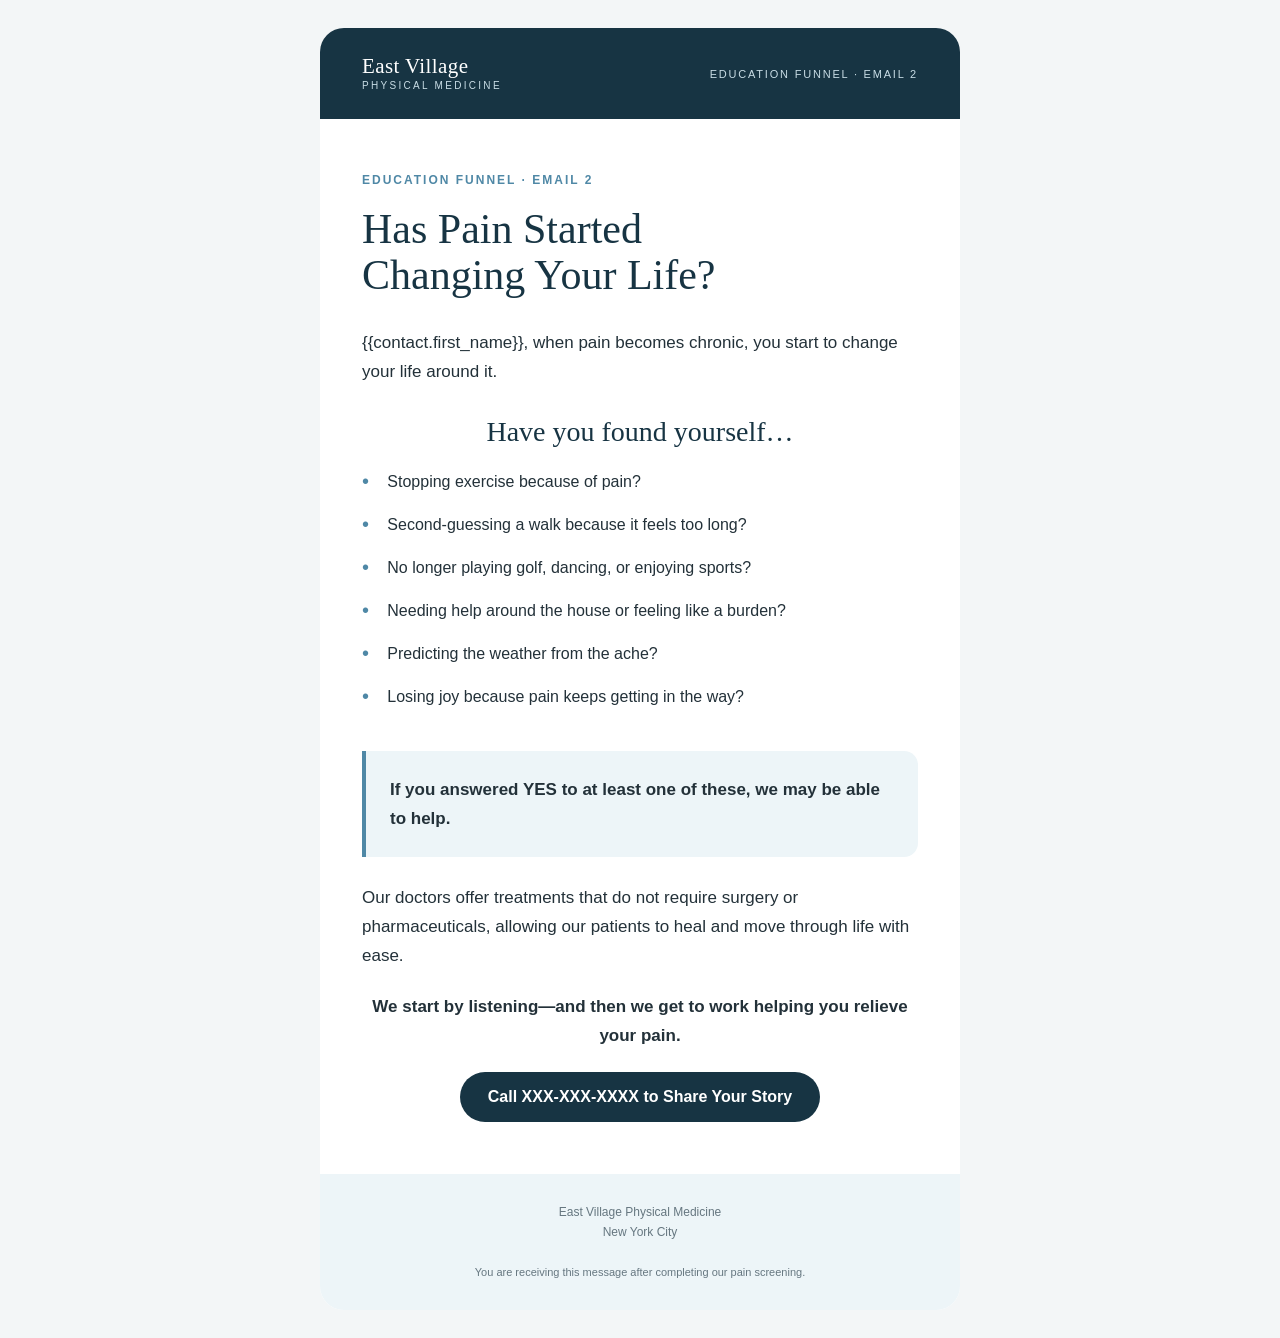
<file: east-village-email-funnel/education-funnel-email-02-life-around-pain.html>
<!doctype html>
<html lang="en">
<head>
<meta charset="utf-8">
<meta name="viewport" content="width=device-width, initial-scale=1">
<meta name="x-apple-disable-message-reformatting">
<meta http-equiv="x-ua-compatible" content="ie=edge">
<title>Has Chronic Pain Changed Your Daily Life?</title>
<style>
html,body{margin:0!important;padding:0!important;width:100%!important;background:#f3f6f7}
table,td{border-collapse:collapse!important}
img{border:0;outline:none;text-decoration:none;display:block;max-width:100%}
a{text-decoration:none}
.wrapper{width:100%;background:#f3f6f7}
.container{width:100%;max-width:640px}
.mobile-pad{padding-left:42px;padding-right:42px}
.headline{font-size:42px;line-height:46px}
.body-copy{font-size:17px;line-height:29px}
.two-col{width:50%}
@media screen and (max-width:640px){
.mobile-pad{padding-left:24px!important;padding-right:24px!important}
.headline{font-size:34px!important;line-height:39px!important}
.body-copy{font-size:16px!important;line-height:27px!important}
.two-col{display:block!important;width:100%!important}
.stack-pad{padding-left:0!important;padding-right:0!important;padding-top:14px!important}
}
</style>
</head>
<body>
<div style="display:none;max-height:0;overflow:hidden;opacity:0;color:transparent;">Has chronic pain started changing the way you live?</div>
<table role="presentation" width="100%" class="wrapper" border="0" cellpadding="0" cellspacing="0">
<tr><td align="center" style="padding:28px 12px;">
<table role="presentation" width="100%" class="container" border="0" cellpadding="0" cellspacing="0" style="background:#ffffff;border-radius:24px;overflow:hidden;">
<tr><td style="background:#173443;padding:26px 42px;">
<table role="presentation" width="100%" border="0" cellpadding="0" cellspacing="0"><tr>
<td style="font-family:Georgia,'Times New Roman',serif;font-size:21px;line-height:25px;color:#ffffff;letter-spacing:.4px;">East Village<span style="display:block;font-family:Arial,Helvetica,sans-serif;font-size:10px;line-height:14px;letter-spacing:2.3px;text-transform:uppercase;color:#c8dce5;">Physical Medicine</span></td>
<td align="right" style="font-family:Arial,Helvetica,sans-serif;font-size:11px;line-height:16px;letter-spacing:1.8px;text-transform:uppercase;color:#c8dce5;">Education Funnel · Email 2</td>
</tr></table></td></tr>
<tr><td class="mobile-pad" style="padding-top:52px;padding-bottom:18px;">
<div style="font-family:Arial,Helvetica,sans-serif;font-size:12px;line-height:18px;font-weight:bold;letter-spacing:2px;text-transform:uppercase;color:#4f88a6;margin-bottom:17px;">Education Funnel · Email 2</div>
<h1 class="headline" style="margin:0;font-family:Georgia,'Times New Roman',serif;font-weight:normal;color:#173443;">Has Pain Started<br>Changing Your Life?</h1>
</td></tr>
<tr><td class="mobile-pad body-copy" style="padding-top:12px;padding-bottom:52px;font-family:Arial,Helvetica,sans-serif;color:#233139;"><p style="margin:0 0 22px;text-align:left;">{{contact.first_name}}, when pain becomes chronic, you start to change your life around it.</p><p style="margin:28px 0 18px;font-family:Georgia,serif;font-size:28px;line-height:35px;color:#173443;text-align:center;">Have you found yourself…</p><table role="presentation" width="100%" border="0" cellpadding="0" cellspacing="0" style="margin-bottom:26px;"><tr><td valign="top" style="padding:0 12px 14px 0;color:#4f88a6;font-size:20px;">•</td><td style="padding:0 0 14px;font-size:16px;line-height:25px;color:#233139;">Stopping exercise because of pain?</td></tr><tr><td valign="top" style="padding:0 12px 14px 0;color:#4f88a6;font-size:20px;">•</td><td style="padding:0 0 14px;font-size:16px;line-height:25px;color:#233139;">Second-guessing a walk because it feels too long?</td></tr><tr><td valign="top" style="padding:0 12px 14px 0;color:#4f88a6;font-size:20px;">•</td><td style="padding:0 0 14px;font-size:16px;line-height:25px;color:#233139;">No longer playing golf, dancing, or enjoying sports?</td></tr><tr><td valign="top" style="padding:0 12px 14px 0;color:#4f88a6;font-size:20px;">•</td><td style="padding:0 0 14px;font-size:16px;line-height:25px;color:#233139;">Needing help around the house or feeling like a burden?</td></tr><tr><td valign="top" style="padding:0 12px 14px 0;color:#4f88a6;font-size:20px;">•</td><td style="padding:0 0 14px;font-size:16px;line-height:25px;color:#233139;">Predicting the weather from the ache?</td></tr><tr><td valign="top" style="padding:0 12px 14px 0;color:#4f88a6;font-size:20px;">•</td><td style="padding:0 0 14px;font-size:16px;line-height:25px;color:#233139;">Losing joy because pain keeps getting in the way?</td></tr></table><div style="padding:24px;background:#edf5f8;border-left:4px solid #4f88a6;border-radius:0 14px 14px 0;margin-bottom:26px;"><strong>If you answered YES to at least one of these, we may be able to help.</strong></div><p style="margin:0 0 22px;text-align:left;">Our doctors offer treatments that do not require surgery or pharmaceuticals, allowing our patients to heal and move through life with ease.</p><p style="margin:0 0 22px;text-align:center;font-weight:bold;">We start by listening—and then we get to work helping you relieve your pain.</p>
<table role="presentation" border="0" cellpadding="0" cellspacing="0" align="center">
  <tr>
    <td bgcolor="#173443" style="border-radius:999px;text-align:center;">
      <a href="tel:XXXXXXXXXX" style="display:inline-block;padding:15px 28px;font-family:Arial,Helvetica,sans-serif;font-size:16px;line-height:20px;font-weight:bold;color:#ffffff;text-decoration:none;border-radius:999px;">Call XXX-XXX-XXXX to Share Your Story</a>
    </td>
  </tr>
</table></td></tr>
<tr><td style="background:#edf5f8;padding:28px 42px;text-align:center;font-family:Arial,Helvetica,sans-serif;font-size:12px;line-height:20px;color:#667780;">East Village Physical Medicine<br>New York City<br><br><span style="font-size:11px;">You are receiving this message after completing our pain screening.</span></td></tr>
</table></td></tr></table>
</body></html>
</file>
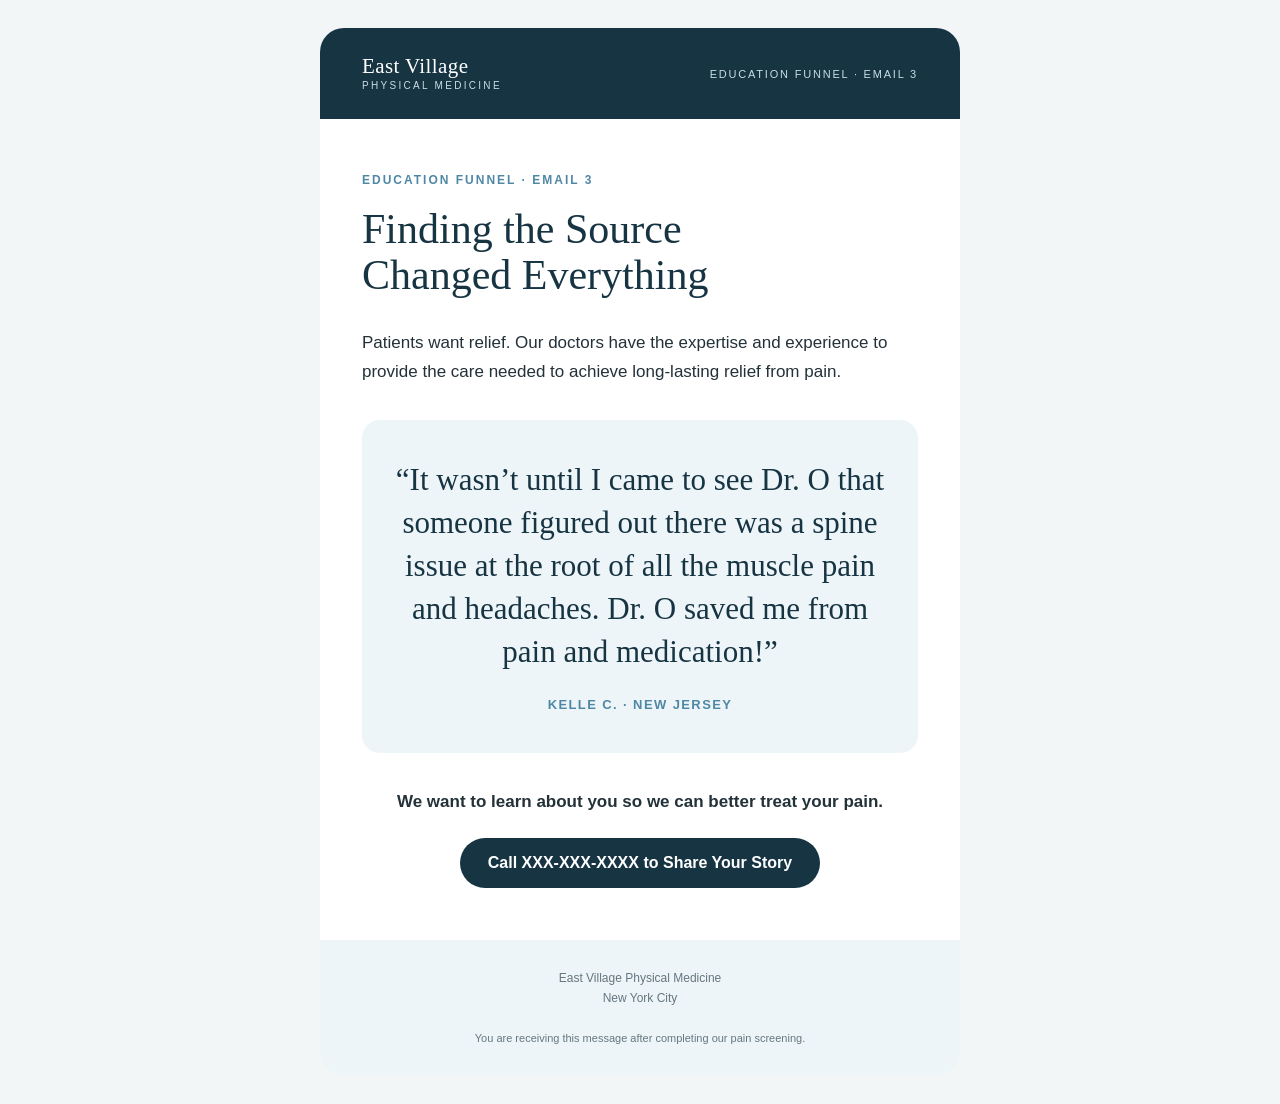
<file: east-village-email-funnel/education-funnel-email-03-kelle-story.html>
<!doctype html>
<html lang="en">
<head>
<meta charset="utf-8">
<meta name="viewport" content="width=device-width, initial-scale=1">
<meta name="x-apple-disable-message-reformatting">
<meta http-equiv="x-ua-compatible" content="ie=edge">
<title>Kelle’s Story: Finding the Source of Her Pain</title>
<style>
html,body{margin:0!important;padding:0!important;width:100%!important;background:#f3f6f7}
table,td{border-collapse:collapse!important}
img{border:0;outline:none;text-decoration:none;display:block;max-width:100%}
a{text-decoration:none}
.wrapper{width:100%;background:#f3f6f7}
.container{width:100%;max-width:640px}
.mobile-pad{padding-left:42px;padding-right:42px}
.headline{font-size:42px;line-height:46px}
.body-copy{font-size:17px;line-height:29px}
.two-col{width:50%}
@media screen and (max-width:640px){
.mobile-pad{padding-left:24px!important;padding-right:24px!important}
.headline{font-size:34px!important;line-height:39px!important}
.body-copy{font-size:16px!important;line-height:27px!important}
.two-col{display:block!important;width:100%!important}
.stack-pad{padding-left:0!important;padding-right:0!important;padding-top:14px!important}
}
</style>
</head>
<body>
<div style="display:none;max-height:0;overflow:hidden;opacity:0;color:transparent;">Read how identifying the source of Kelle’s pain changed her treatment experience.</div>
<table role="presentation" width="100%" class="wrapper" border="0" cellpadding="0" cellspacing="0">
<tr><td align="center" style="padding:28px 12px;">
<table role="presentation" width="100%" class="container" border="0" cellpadding="0" cellspacing="0" style="background:#ffffff;border-radius:24px;overflow:hidden;">
<tr><td style="background:#173443;padding:26px 42px;">
<table role="presentation" width="100%" border="0" cellpadding="0" cellspacing="0"><tr>
<td style="font-family:Georgia,'Times New Roman',serif;font-size:21px;line-height:25px;color:#ffffff;letter-spacing:.4px;">East Village<span style="display:block;font-family:Arial,Helvetica,sans-serif;font-size:10px;line-height:14px;letter-spacing:2.3px;text-transform:uppercase;color:#c8dce5;">Physical Medicine</span></td>
<td align="right" style="font-family:Arial,Helvetica,sans-serif;font-size:11px;line-height:16px;letter-spacing:1.8px;text-transform:uppercase;color:#c8dce5;">Education Funnel · Email 3</td>
</tr></table></td></tr>
<tr><td class="mobile-pad" style="padding-top:52px;padding-bottom:18px;">
<div style="font-family:Arial,Helvetica,sans-serif;font-size:12px;line-height:18px;font-weight:bold;letter-spacing:2px;text-transform:uppercase;color:#4f88a6;margin-bottom:17px;">Education Funnel · Email 3</div>
<h1 class="headline" style="margin:0;font-family:Georgia,'Times New Roman',serif;font-weight:normal;color:#173443;">Finding the Source<br>Changed Everything</h1>
</td></tr>
<tr><td class="mobile-pad body-copy" style="padding-top:12px;padding-bottom:52px;font-family:Arial,Helvetica,sans-serif;color:#233139;"><p style="margin:0 0 22px;text-align:left;">Patients want relief. Our doctors have the expertise and experience to provide the care needed to achieve long-lasting relief from pain.</p><div style="margin:34px 0;padding:38px 30px;background:#edf5f8;border-radius:18px;text-align:center;"><div style="font-family:Georgia,serif;font-size:31px;line-height:43px;color:#173443;">“It wasn’t until I came to see Dr. O that someone figured out there was a spine issue at the root of all the muscle pain and headaches. Dr. O saved me from pain and medication!”</div><div style="margin-top:22px;font-size:13px;line-height:20px;font-weight:bold;letter-spacing:1.4px;text-transform:uppercase;color:#4f88a6;">Kelle C. · New Jersey</div></div><p style="margin:0 0 22px;text-align:center;font-weight:bold;">We want to learn about you so we can better treat your pain.</p>
<table role="presentation" border="0" cellpadding="0" cellspacing="0" align="center">
  <tr>
    <td bgcolor="#173443" style="border-radius:999px;text-align:center;">
      <a href="tel:XXXXXXXXXX" style="display:inline-block;padding:15px 28px;font-family:Arial,Helvetica,sans-serif;font-size:16px;line-height:20px;font-weight:bold;color:#ffffff;text-decoration:none;border-radius:999px;">Call XXX-XXX-XXXX to Share Your Story</a>
    </td>
  </tr>
</table></td></tr>
<tr><td style="background:#edf5f8;padding:28px 42px;text-align:center;font-family:Arial,Helvetica,sans-serif;font-size:12px;line-height:20px;color:#667780;">East Village Physical Medicine<br>New York City<br><br><span style="font-size:11px;">You are receiving this message after completing our pain screening.</span></td></tr>
</table></td></tr></table>
</body></html>
</file>
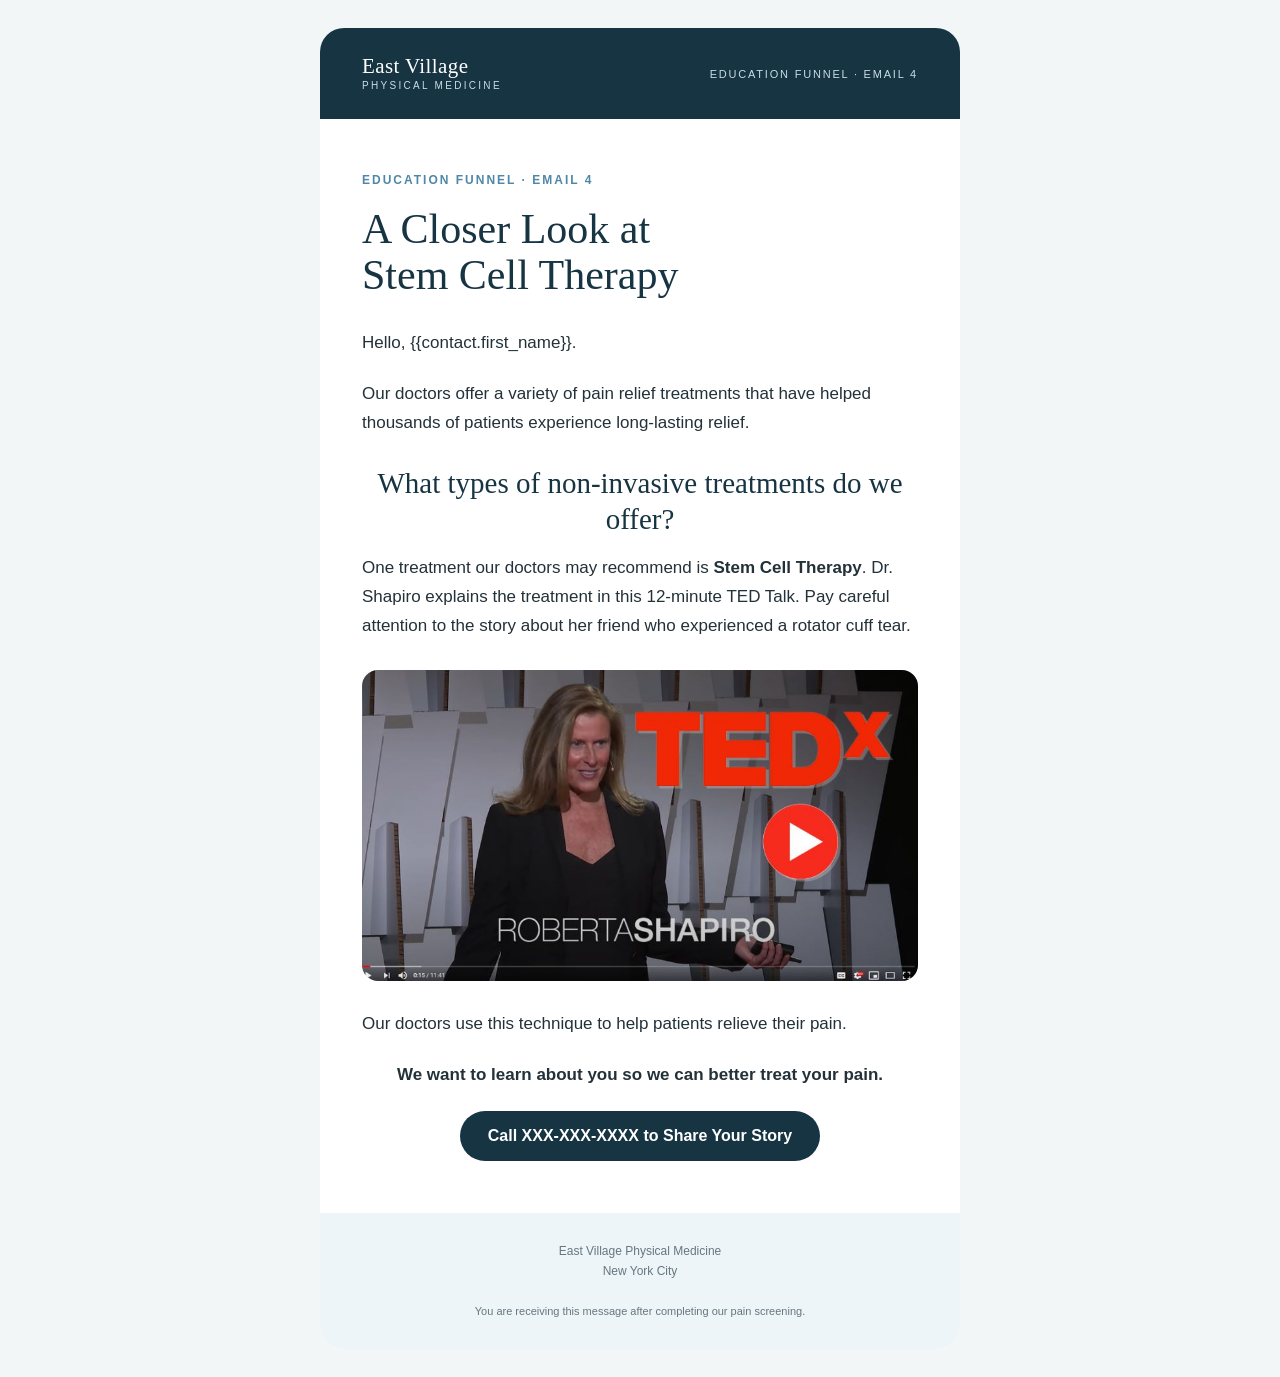
<file: east-village-email-funnel/education-funnel-email-04-stem-cell-therapy.html>
<!doctype html>
<html lang="en">
<head>
<meta charset="utf-8">
<meta name="viewport" content="width=device-width, initial-scale=1">
<meta name="x-apple-disable-message-reformatting">
<meta http-equiv="x-ua-compatible" content="ie=edge">
<title>What Is Stem Cell Therapy?</title>
<style>
html,body{margin:0!important;padding:0!important;width:100%!important;background:#f3f6f7}
table,td{border-collapse:collapse!important}
img{border:0;outline:none;text-decoration:none;display:block;max-width:100%}
a{text-decoration:none}
.wrapper{width:100%;background:#f3f6f7}
.container{width:100%;max-width:640px}
.mobile-pad{padding-left:42px;padding-right:42px}
.headline{font-size:42px;line-height:46px}
.body-copy{font-size:17px;line-height:29px}
.two-col{width:50%}
@media screen and (max-width:640px){
.mobile-pad{padding-left:24px!important;padding-right:24px!important}
.headline{font-size:34px!important;line-height:39px!important}
.body-copy{font-size:16px!important;line-height:27px!important}
.two-col{display:block!important;width:100%!important}
.stack-pad{padding-left:0!important;padding-right:0!important;padding-top:14px!important}
}
</style>
</head>
<body>
<div style="display:none;max-height:0;overflow:hidden;opacity:0;color:transparent;">Watch a 12-minute explanation of stem cell therapy and how it may be used.</div>
<table role="presentation" width="100%" class="wrapper" border="0" cellpadding="0" cellspacing="0">
<tr><td align="center" style="padding:28px 12px;">
<table role="presentation" width="100%" class="container" border="0" cellpadding="0" cellspacing="0" style="background:#ffffff;border-radius:24px;overflow:hidden;">
<tr><td style="background:#173443;padding:26px 42px;">
<table role="presentation" width="100%" border="0" cellpadding="0" cellspacing="0"><tr>
<td style="font-family:Georgia,'Times New Roman',serif;font-size:21px;line-height:25px;color:#ffffff;letter-spacing:.4px;">East Village<span style="display:block;font-family:Arial,Helvetica,sans-serif;font-size:10px;line-height:14px;letter-spacing:2.3px;text-transform:uppercase;color:#c8dce5;">Physical Medicine</span></td>
<td align="right" style="font-family:Arial,Helvetica,sans-serif;font-size:11px;line-height:16px;letter-spacing:1.8px;text-transform:uppercase;color:#c8dce5;">Education Funnel · Email 4</td>
</tr></table></td></tr>
<tr><td class="mobile-pad" style="padding-top:52px;padding-bottom:18px;">
<div style="font-family:Arial,Helvetica,sans-serif;font-size:12px;line-height:18px;font-weight:bold;letter-spacing:2px;text-transform:uppercase;color:#4f88a6;margin-bottom:17px;">Education Funnel · Email 4</div>
<h1 class="headline" style="margin:0;font-family:Georgia,'Times New Roman',serif;font-weight:normal;color:#173443;">A Closer Look at<br>Stem Cell Therapy</h1>
</td></tr>
<tr><td class="mobile-pad body-copy" style="padding-top:12px;padding-bottom:52px;font-family:Arial,Helvetica,sans-serif;color:#233139;"><p style="margin:0 0 22px;text-align:left;">Hello, {{contact.first_name}}.</p><p style="margin:0 0 22px;text-align:left;">Our doctors offer a variety of pain relief treatments that have helped thousands of patients experience long-lasting relief.</p><p style="margin:28px 0 16px;text-align:center;font-family:Georgia,serif;font-size:29px;line-height:36px;color:#173443;">What types of non-invasive treatments do we offer?</p><p style="margin:0 0 22px;text-align:left;">One treatment our doctors may recommend is <strong>Stem Cell Therapy</strong>. Dr. Shapiro explains the treatment in this 12-minute TED Talk. Pay careful attention to the story about her friend who experienced a rotator cuff tear.</p><div style="margin:30px 0 28px;"><a href="https://www.youtube.com/watch?v=OkTERUQUvpA" target="_blank"><img src="images/tedx-stem-cell.jpeg" width="560" alt="TEDx talk about stem cell therapy" style="width:100%;height:auto;border-radius:16px;"></a></div><p style="margin:0 0 22px;text-align:left;">Our doctors use this technique to help patients relieve their pain.</p><p style="margin:0 0 22px;text-align:center;font-weight:bold;">We want to learn about you so we can better treat your pain.</p>
<table role="presentation" border="0" cellpadding="0" cellspacing="0" align="center">
  <tr>
    <td bgcolor="#173443" style="border-radius:999px;text-align:center;">
      <a href="tel:XXXXXXXXXX" style="display:inline-block;padding:15px 28px;font-family:Arial,Helvetica,sans-serif;font-size:16px;line-height:20px;font-weight:bold;color:#ffffff;text-decoration:none;border-radius:999px;">Call XXX-XXX-XXXX to Share Your Story</a>
    </td>
  </tr>
</table></td></tr>
<tr><td style="background:#edf5f8;padding:28px 42px;text-align:center;font-family:Arial,Helvetica,sans-serif;font-size:12px;line-height:20px;color:#667780;">East Village Physical Medicine<br>New York City<br><br><span style="font-size:11px;">You are receiving this message after completing our pain screening.</span></td></tr>
</table></td></tr></table>
</body></html>
</file>
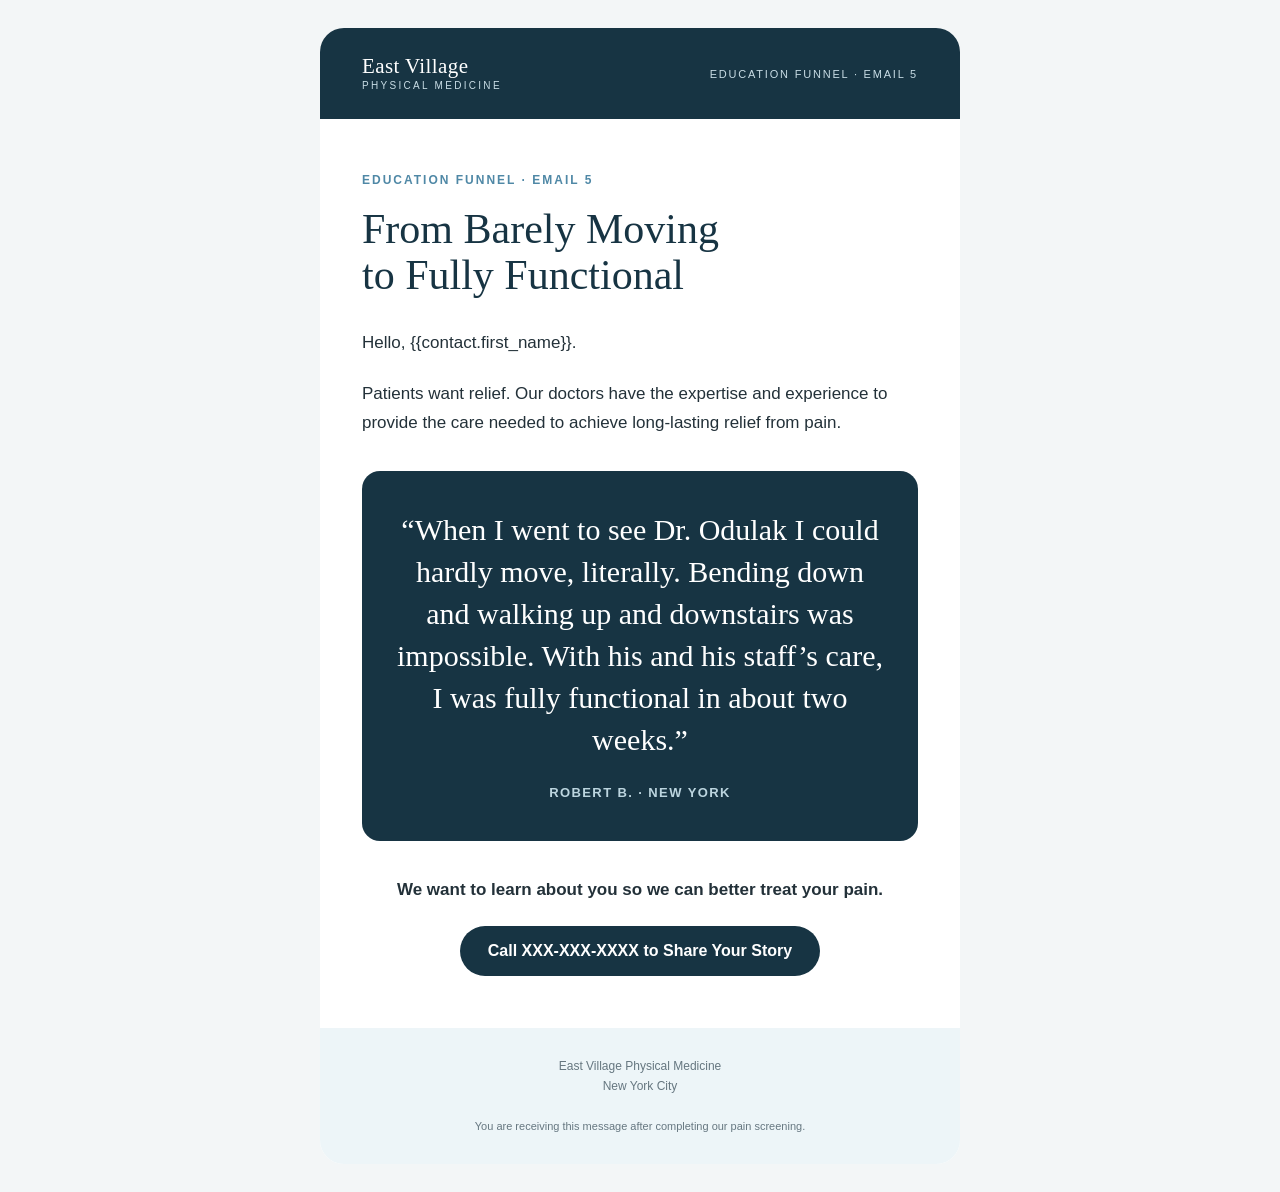
<file: east-village-email-funnel/education-funnel-email-05-robert-story.html>
<!doctype html>
<html lang="en">
<head>
<meta charset="utf-8">
<meta name="viewport" content="width=device-width, initial-scale=1">
<meta name="x-apple-disable-message-reformatting">
<meta http-equiv="x-ua-compatible" content="ie=edge">
<title>Robert’s Story: Fully Functional in About Two Weeks</title>
<style>
html,body{margin:0!important;padding:0!important;width:100%!important;background:#f3f6f7}
table,td{border-collapse:collapse!important}
img{border:0;outline:none;text-decoration:none;display:block;max-width:100%}
a{text-decoration:none}
.wrapper{width:100%;background:#f3f6f7}
.container{width:100%;max-width:640px}
.mobile-pad{padding-left:42px;padding-right:42px}
.headline{font-size:42px;line-height:46px}
.body-copy{font-size:17px;line-height:29px}
.two-col{width:50%}
@media screen and (max-width:640px){
.mobile-pad{padding-left:24px!important;padding-right:24px!important}
.headline{font-size:34px!important;line-height:39px!important}
.body-copy{font-size:16px!important;line-height:27px!important}
.two-col{display:block!important;width:100%!important}
.stack-pad{padding-left:0!important;padding-right:0!important;padding-top:14px!important}
}
</style>
</head>
<body>
<div style="display:none;max-height:0;overflow:hidden;opacity:0;color:transparent;">Read how Robert returned to normal movement after receiving care.</div>
<table role="presentation" width="100%" class="wrapper" border="0" cellpadding="0" cellspacing="0">
<tr><td align="center" style="padding:28px 12px;">
<table role="presentation" width="100%" class="container" border="0" cellpadding="0" cellspacing="0" style="background:#ffffff;border-radius:24px;overflow:hidden;">
<tr><td style="background:#173443;padding:26px 42px;">
<table role="presentation" width="100%" border="0" cellpadding="0" cellspacing="0"><tr>
<td style="font-family:Georgia,'Times New Roman',serif;font-size:21px;line-height:25px;color:#ffffff;letter-spacing:.4px;">East Village<span style="display:block;font-family:Arial,Helvetica,sans-serif;font-size:10px;line-height:14px;letter-spacing:2.3px;text-transform:uppercase;color:#c8dce5;">Physical Medicine</span></td>
<td align="right" style="font-family:Arial,Helvetica,sans-serif;font-size:11px;line-height:16px;letter-spacing:1.8px;text-transform:uppercase;color:#c8dce5;">Education Funnel · Email 5</td>
</tr></table></td></tr>
<tr><td class="mobile-pad" style="padding-top:52px;padding-bottom:18px;">
<div style="font-family:Arial,Helvetica,sans-serif;font-size:12px;line-height:18px;font-weight:bold;letter-spacing:2px;text-transform:uppercase;color:#4f88a6;margin-bottom:17px;">Education Funnel · Email 5</div>
<h1 class="headline" style="margin:0;font-family:Georgia,'Times New Roman',serif;font-weight:normal;color:#173443;">From Barely Moving<br>to Fully Functional</h1>
</td></tr>
<tr><td class="mobile-pad body-copy" style="padding-top:12px;padding-bottom:52px;font-family:Arial,Helvetica,sans-serif;color:#233139;"><p style="margin:0 0 22px;text-align:left;">Hello, {{contact.first_name}}.</p><p style="margin:0 0 22px;text-align:left;">Patients want relief. Our doctors have the expertise and experience to provide the care needed to achieve long-lasting relief from pain.</p><div style="margin:34px 0;padding:38px 30px;background:#173443;border-radius:18px;text-align:center;"><div style="font-family:Georgia,serif;font-size:30px;line-height:42px;color:#ffffff;">“When I went to see Dr. Odulak I could hardly move, literally. Bending down and walking up and downstairs was impossible. With his and his staff’s care, I was fully functional in about two weeks.”</div><div style="margin-top:22px;font-size:13px;line-height:20px;font-weight:bold;letter-spacing:1.4px;text-transform:uppercase;color:#bcd5df;">Robert B. · New York</div></div><p style="margin:0 0 22px;text-align:center;font-weight:bold;">We want to learn about you so we can better treat your pain.</p>
<table role="presentation" border="0" cellpadding="0" cellspacing="0" align="center">
  <tr>
    <td bgcolor="#173443" style="border-radius:999px;text-align:center;">
      <a href="tel:XXXXXXXXXX" style="display:inline-block;padding:15px 28px;font-family:Arial,Helvetica,sans-serif;font-size:16px;line-height:20px;font-weight:bold;color:#ffffff;text-decoration:none;border-radius:999px;">Call XXX-XXX-XXXX to Share Your Story</a>
    </td>
  </tr>
</table></td></tr>
<tr><td style="background:#edf5f8;padding:28px 42px;text-align:center;font-family:Arial,Helvetica,sans-serif;font-size:12px;line-height:20px;color:#667780;">East Village Physical Medicine<br>New York City<br><br><span style="font-size:11px;">You are receiving this message after completing our pain screening.</span></td></tr>
</table></td></tr></table>
</body></html>
</file>
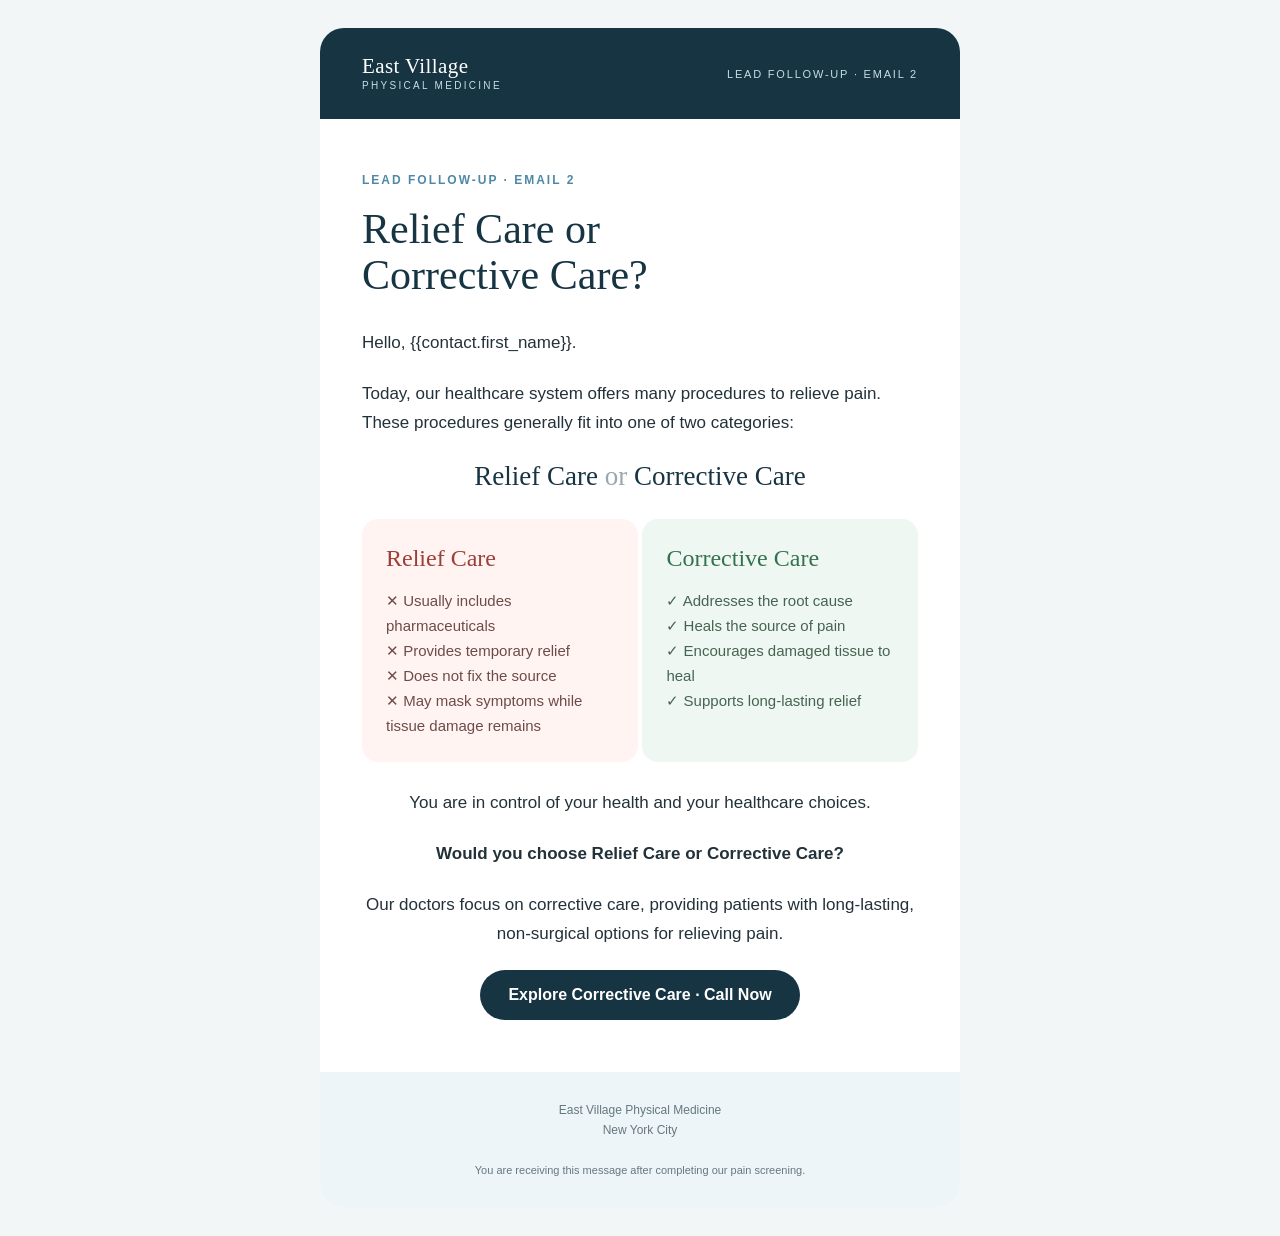
<file: east-village-email-funnel/lead-funnel-email-02-corrective-care.html>
<!doctype html>
<html lang="en">
<head>
<meta charset="utf-8">
<meta name="viewport" content="width=device-width, initial-scale=1">
<meta name="x-apple-disable-message-reformatting">
<meta http-equiv="x-ua-compatible" content="ie=edge">
<title>Relief Care vs. Corrective Care</title>
<style>
html,body{margin:0!important;padding:0!important;width:100%!important;background:#f3f6f7}
table,td{border-collapse:collapse!important}
img{border:0;outline:none;text-decoration:none;display:block;max-width:100%}
a{text-decoration:none}
.wrapper{width:100%;background:#f3f6f7}
.container{width:100%;max-width:640px}
.mobile-pad{padding-left:42px;padding-right:42px}
.headline{font-size:42px;line-height:46px}
.body-copy{font-size:17px;line-height:29px}
.two-col{width:50%}
@media screen and (max-width:640px){
.mobile-pad{padding-left:24px!important;padding-right:24px!important}
.headline{font-size:34px!important;line-height:39px!important}
.body-copy{font-size:16px!important;line-height:27px!important}
.two-col{display:block!important;width:100%!important}
.stack-pad{padding-left:0!important;padding-right:0!important;padding-top:14px!important}
}
</style>
</head>
<body>
<div style="display:none;max-height:0;overflow:hidden;opacity:0;color:transparent;">Understand the difference between temporary relief and corrective care.</div>
<table role="presentation" width="100%" class="wrapper" border="0" cellpadding="0" cellspacing="0">
<tr><td align="center" style="padding:28px 12px;">
<table role="presentation" width="100%" class="container" border="0" cellpadding="0" cellspacing="0" style="background:#ffffff;border-radius:24px;overflow:hidden;">
<tr><td style="background:#173443;padding:26px 42px;">
<table role="presentation" width="100%" border="0" cellpadding="0" cellspacing="0"><tr>
<td style="font-family:Georgia,'Times New Roman',serif;font-size:21px;line-height:25px;color:#ffffff;letter-spacing:.4px;">East Village<span style="display:block;font-family:Arial,Helvetica,sans-serif;font-size:10px;line-height:14px;letter-spacing:2.3px;text-transform:uppercase;color:#c8dce5;">Physical Medicine</span></td>
<td align="right" style="font-family:Arial,Helvetica,sans-serif;font-size:11px;line-height:16px;letter-spacing:1.8px;text-transform:uppercase;color:#c8dce5;">Lead Follow-Up · Email 2</td>
</tr></table></td></tr>
<tr><td class="mobile-pad" style="padding-top:52px;padding-bottom:18px;">
<div style="font-family:Arial,Helvetica,sans-serif;font-size:12px;line-height:18px;font-weight:bold;letter-spacing:2px;text-transform:uppercase;color:#4f88a6;margin-bottom:17px;">Lead Follow-Up · Email 2</div>
<h1 class="headline" style="margin:0;font-family:Georgia,'Times New Roman',serif;font-weight:normal;color:#173443;">Relief Care or<br>Corrective Care?</h1>
</td></tr>
<tr><td class="mobile-pad body-copy" style="padding-top:12px;padding-bottom:52px;font-family:Arial,Helvetica,sans-serif;color:#233139;"><p style="margin:0 0 22px;text-align:left;">Hello, {{contact.first_name}}.</p><p style="margin:0 0 22px;text-align:left;">Today, our healthcare system offers many procedures to relieve pain. These procedures generally fit into one of two categories:</p><p style="margin:0 0 18px;text-align:center;font-family:Georgia,serif;font-size:27px;line-height:34px;color:#173443;">Relief Care <span style="color:#99a7ae;">or</span> Corrective Care</p>
<table role="presentation" width="100%" border="0" cellpadding="0" cellspacing="0" style="margin:26px 0;">
<tr>
<td class="two-col" valign="top" style="width:50%;padding:24px;background:#fff4f2;border-radius:16px;">
<div style="font-family:Georgia,'Times New Roman',serif;font-size:24px;line-height:30px;color:#9c3f38;margin-bottom:15px;">Relief Care</div>
<div style="font-size:15px;line-height:25px;color:#6e4b48;">✕ Usually includes pharmaceuticals<br>✕ Provides temporary relief<br>✕ Does not fix the source<br>✕ May mask symptoms while tissue damage remains</div>
</td>
<td width="16">&nbsp;</td>
<td class="two-col stack-pad" valign="top" style="width:50%;padding:24px;background:#eef7f1;border-radius:16px;">
<div style="font-family:Georgia,'Times New Roman',serif;font-size:24px;line-height:30px;color:#34724f;margin-bottom:15px;">Corrective Care</div>
<div style="font-size:15px;line-height:25px;color:#466453;">✓ Addresses the root cause<br>✓ Heals the source of pain<br>✓ Encourages damaged tissue to heal<br>✓ Supports long-lasting relief</div>
</td>
</tr></table><p style="margin:0 0 22px;text-align:center;">You are in control of your health and your healthcare choices.</p><p style="margin:0 0 22px;text-align:center;font-weight:bold;">Would you choose <strong>Relief Care</strong> or <strong>Corrective Care</strong>?</p><p style="margin:0 0 22px;text-align:center;">Our doctors focus on corrective care, providing patients with long-lasting, non-surgical options for relieving pain.</p>
<table role="presentation" border="0" cellpadding="0" cellspacing="0" align="center">
  <tr>
    <td bgcolor="#173443" style="border-radius:999px;text-align:center;">
      <a href="tel:XXXXXXXXXX" style="display:inline-block;padding:15px 28px;font-family:Arial,Helvetica,sans-serif;font-size:16px;line-height:20px;font-weight:bold;color:#ffffff;text-decoration:none;border-radius:999px;">Explore Corrective Care · Call Now</a>
    </td>
  </tr>
</table></td></tr>
<tr><td style="background:#edf5f8;padding:28px 42px;text-align:center;font-family:Arial,Helvetica,sans-serif;font-size:12px;line-height:20px;color:#667780;">East Village Physical Medicine<br>New York City<br><br><span style="font-size:11px;">You are receiving this message after completing our pain screening.</span></td></tr>
</table></td></tr></table>
</body></html>
</file>
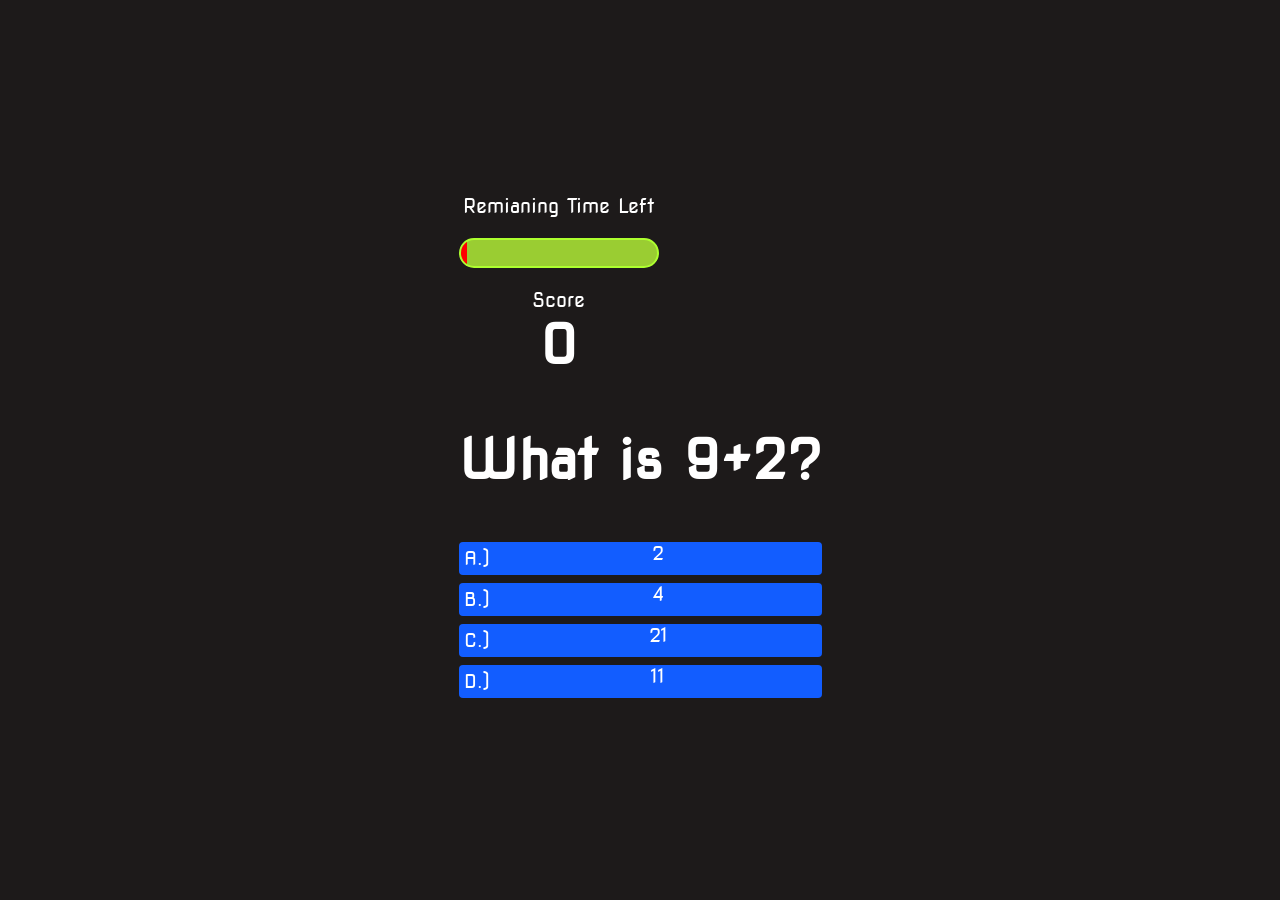
<file: timed-quiz/game.html>
<!DOCTYPE html>
<html lang="en">
<head>
    <meta charset="UTF-8">
    <meta name="viewport" content="width=device-width, initial-scale=1.0">
    <title>Quiz Page</title>
    <link rel="stylesheet" href="assets/style.css">
    <link rel="stylesheet" href="assets/game.css">
</head>
<body>
    <div class="container">
        <div id="game" class="justify-center flex-column">
            <div id="hud">
                <div class="hun-item">
                    <p id="progressText" class="hud-prefix">
                        Remianing Time Left
                    </p>
                    <!--Timer start here questTimer-->
                    <div id="progressBar" >
                        <div id="progressBarFull"></div>
                    </div>
                    <!--End timer-->
                    <div class="hud-item">
                        <p class="hud-prefix">
                            Score
                        </p>
                        <h1 class="hud-main-text" id="score">
                            0
                        </h1>
                    </div>
                </div> 
            </div>
            <h1 id="question">What is the answer to this question?</h1> 
            <!-- Question 1-->
              <div class="choice-container">
                  <p class="choice-prefix">A.)</p>
                  <p class="choice-text" data-number="1">Choice 1</p>
              </div>
              <!--Question 2-->
              <div class="choice-container">
                <p class="choice-prefix">B.)</p>
                <p class="choice-text" data-number="2">Choice 2</p>
              </div>
              <!--Question 3-->
              <div class="choice-container">
                <p class="choice-prefix">C.)</p>
                <p class="choice-text" data-number="3">Choice 3</p>
              </div>
              <!--Question 4-->
              <div class="choice-container">
                <p class="choice-prefix">D.)</p>
                <p class="choice-text" data-number="4">Choice 4</p>
              </div>
              <!-- Question 5
              <div class="choice-container">
                <p class="choice-prefix">E</p>
                <p class="choice-text" data-number="5">Choice 5</p>
              </div> -->
        </div>
    </div>
    <script src="assets/game.js"></script>
</body>
</html>
</file>
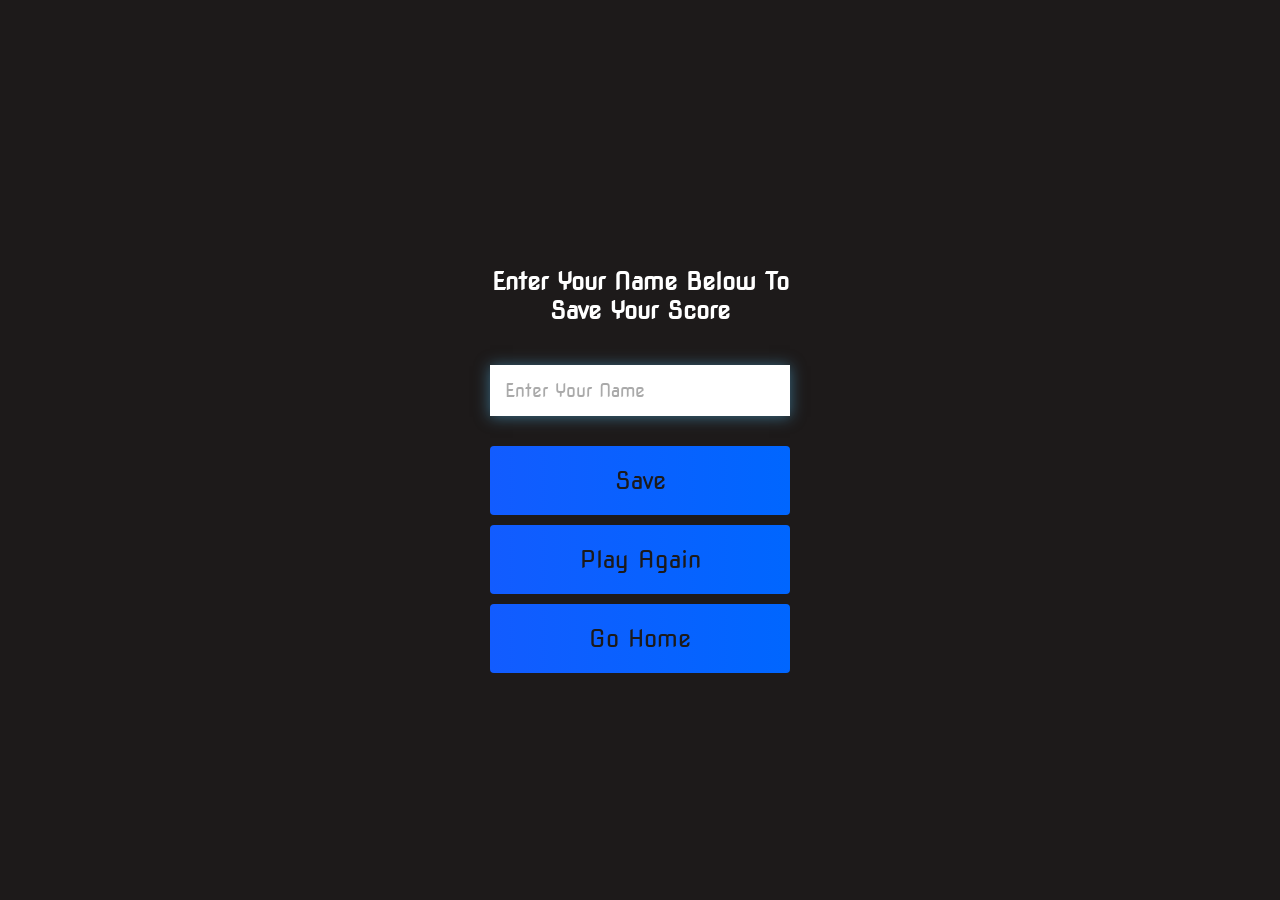
<file: timed-quiz/assets/end.html>
<!DOCTYPE html>
<html lang="en">
<head>
    <meta charset="UTF-8">
    <meta name="viewport" content="width=device-width, initial-scale=1.0">
    <title>Document</title>
    <link rel="stylesheet" href="style.css">
    <link rel="stylesheet" href="game.css">
</head>
<body>
    <div class="container">
        <div id="end" class="flex-center flex-column">
            <h1 id="finalScore">0</h1>
            <form class="end-form-container">
                <h2 id="end-text">Enter Your Name Below To Save Your Score</h2>
                <input type="text" name="name" id="username" placeholder="Enter Your Name">
                <button class="btn" id="saveScoreBtn" type="submit" onclick="saveHighScore(event)" disabled>Save</button>
            </form>
            <a href="../game.html" class="btn">Play Again</a>
            <a href="../index.html" class="btn">Go Home</a>
        </div>
    </div>
    <script src="./end.js"></script>
</body>
</html>
</file>
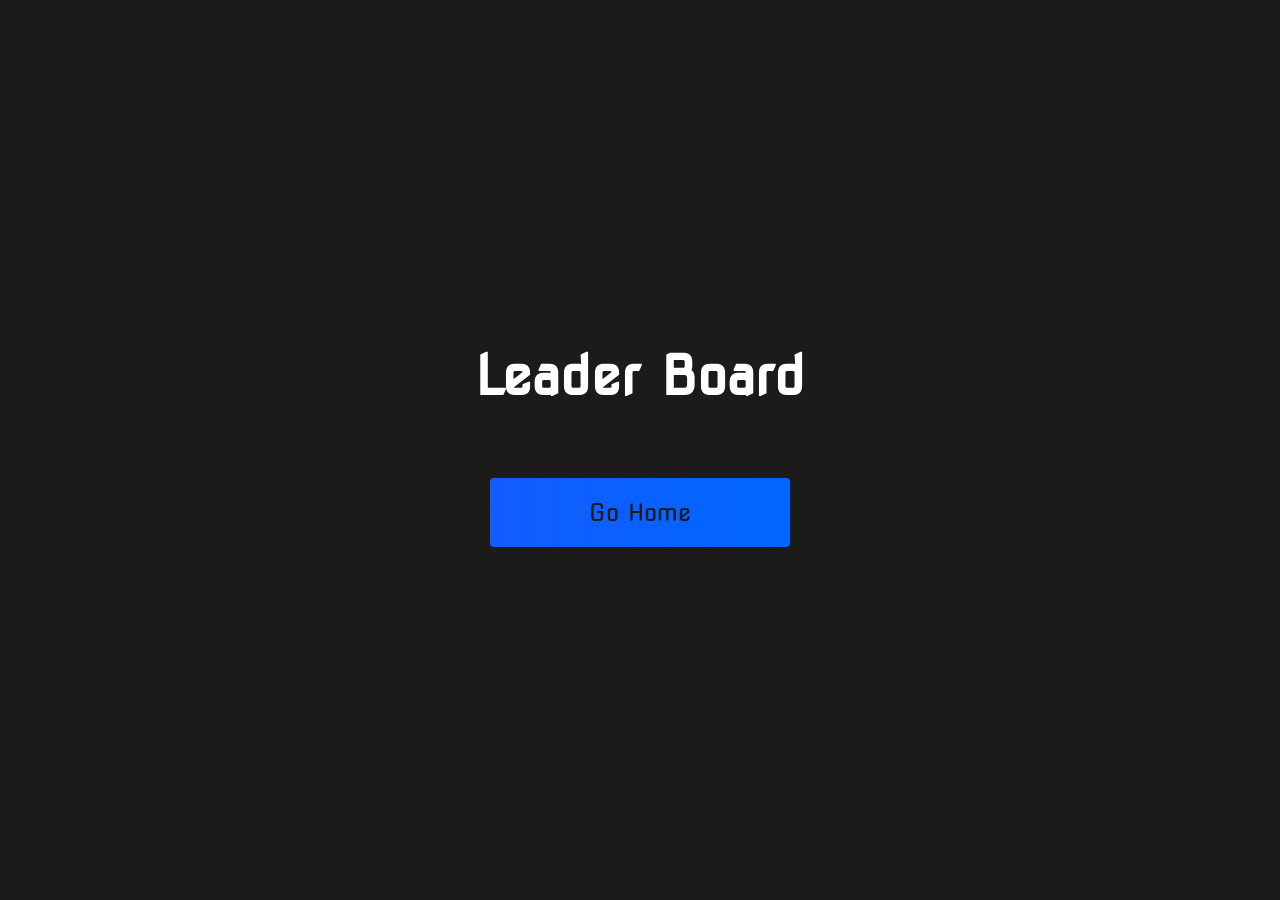
<file: timed-quiz/assets/highscores.html>
<!DOCTYPE html>
<html lang="en">

<head>
    <meta charset="UTF-8">
    <meta name="viewport" content="width=device-width, initial-scale=1.0">
    <title>High Scores</title>
    <link rel="stylesheet" href="./style.css">
    <link rel="stylesheet" href="./highscores.css">
</head>

<body>
    <div class="container">
        <div id="highScores" class="flex-center flex-column">
            <h1 id="finalScore">Leader Board</h1>
            <ul id="highScoresList"></ul>
            <a href="../index.html" class="btn">Go Home</a>
        </div>
    </div>
    <!-- <script src=".highscores.js"></script> -->
    <script src="./highscores.js"></script>
</body>
<script>
    console.log("Hello")
</script>

</html>
</file>
<file: styles.css>
:root {
  --ink: #181510;
  --paper: #f3efe7;
  --soft: #e7e0d5;
  --serif: "Italiana", Georgia, serif;
  --sans: "DM Sans", Arial, sans-serif;
}
* {
  box-sizing: border-box;
}
html {
  scroll-behavior: smooth;
}
body {
  margin: 0;
  background: var(--paper);
  color: var(--ink);
  font-family: var(--sans);
}
body.locked {
  overflow: hidden;
}
a {
  color: inherit;
}
button {
  font: inherit;
}
header {
  position: absolute;
  z-index: 10;
  width: 100%;
  height: 88px;
  padding: 0 6vw;
  display: flex;
  align-items: center;
  color: #fff;
  background: #18151094;
}
.logo {
  font: 18px var(--serif);
  letter-spacing: 0.16em;
  text-transform: uppercase;
  text-decoration: none;
}
nav {
  margin-left: auto;
  display: flex;
  gap: 28px;
}
nav a,
.menu {
  font: 500 12px var(--sans);
  letter-spacing: 0.17em;
  text-transform: uppercase;
  text-decoration: none;
}
.menu {
  display: none;
  color: inherit;
  border: 0;
  background: none;
}
.hero {
  height: 92vh;
  min-height: 680px;
  position: relative;
  color: #fff;
}
.hero > img {
  width: 100%;
  height: 100%;
  object-fit: cover;
}
.shade {
  position: absolute;
  inset: 0;
  background: linear-gradient(
    90deg,
    rgba(12, 9, 6, 0.82),
    rgba(12, 9, 6, 0.08) 74%
  );
}
.hero-copy {
  position: absolute;
  left: 7vw;
  top: 50%;
  transform: translateY(-43%);
  max-width: 650px;
}
.label {
  margin: 0 0 22px;
  font-size: 12px;
  font-weight: 500;
  letter-spacing: 0.2em;
  text-transform: uppercase;
}
.hero h1 {
  margin: 0;
  font: clamp(58px, 6vw, 90px) / 0.98 var(--serif);
}
.hero-copy > p:not(.label) {
  max-width: 430px;
 
  color: #e6dfd5;
}
.text-link {
  display: inline-flex;
  gap: 24px;
  align-items: center;
  margin-top: 25px;
  font-size: 12px;
  font-weight: 500;
  letter-spacing: 0.17em;
  text-transform: uppercase;
  text-decoration: none;
}
.text-link span {
  font-size: 18px;
}
.portfolio-section,
.video-section,
.web-section {
  padding: 120px 6vw;
}
.section-intro {
  max-width: 700px;
  margin-bottom: 55px;
}
.section-intro h2,
.contact h2 {
  margin: 0;
  font: clamp(42px, 5vw, 70px) / 1.04 var(--serif);
}
.section-intro > p:last-child {
  max-width: 540px;
  margin: 24px 0 0;
  font:
    16px/1.65 Georgia,
    serif;
  color: #625b52;
}
.gallery {
  display: grid;
  grid-template-columns: repeat(2, 1fr);
  gap: 20px;
}
.gallery-card {
  border: 0;
  padding: 0;
  position: relative;
  overflow: hidden;

  cursor: pointer;
  text-align: left;
}
#christmas.gallery-card:after {
  content: "";
  position: absolute;
  inset: 0;
  background: url("media/holiday-email-drop.jpg") var(--pos, center) / cover;

  mix-blend-mode: multiply;
  transition: transform 0.4s;
}
.gallery-card:hover:after {
  transform: scale(1.025);
}
.gallery-card small {
  position: absolute;
  z-index: 2;
  left: 22px;
  bottom: 18px;
  font-size: 8px;
  letter-spacing: 0.18em;
  text-transform: uppercase;
}
.tall {
  height: 520px;
  display: grid;
  place-items: center;
}
.tall:nth-child(1) {
  --pos: 18% center;
}
.tall:nth-child(2) {
  --pos: 65% center;
  background: #cec2b2;
}
.tall:nth-child(3) {
  --pos: 91% center;
  background: #cabaa5;
}
.mock-email {
  width: 67%;
  min-height: 74%;
  padding: 58px 20px 30px;
  z-index: 1;
  background: #f6f0e7;
  box-shadow: 0 18px 45px rgba(35, 27, 18, 0.18);
  display: flex;
  align-items: center;
  flex-direction: column;
  text-align: center;
}
.mock-email b {
  font: 20px var(--serif);
  letter-spacing: 0.1em;
}
.mock-email i {
  margin: auto;
  font: 26px/1.15 var(--serif);
}
.mock-email em {
  font: 7px var(--sans);
  font-style: normal;
  letter-spacing: 0.15em;
  text-transform: uppercase;
  border-bottom: 1px solid;
  padding-bottom: 6px;
}
.email-b {
  background: #2c2923;
  color: #eee8de;
}
.email-c {
  background: #d9c9b5;
}
.project-story {
  margin-top: 90px;
  padding-top: 55px;
  border-top: 1px solid rgba(24, 21, 16, 0.16);
  display: grid;
  grid-template-columns: 30% 1fr;
}
.project-story > div {
  max-width: 720px;
}
.project-story h3,
.video-copy h3 {
  font: 40px/1.1 var(--serif);
  margin: 0 0 22px;
}
.project-story > div > p,
.video-copy > p:not(.label, .meta) {
  
  color: #5d564d;
}
dl {
  display: grid;
  grid-template-columns: repeat(3, 1fr);
  gap: 20px;
  margin-top: 40px;
}
dt {
  font-size: 8px;
  letter-spacing: 0.18em;
  text-transform: uppercase;
  margin-bottom: 8px;
}
dd {
  margin: 0;
  font:
    14px Georgia,
    serif;
}
.web-section {
  background: #dcd3c7;
}
.website-list {
  display: grid;
  gap: 42px;
}
.website-card {
  text-decoration: none;
  display: grid;
  grid-template-columns: 1.4fr 0.6fr;
  align-items: center;
  gap: 5vw;
  padding: 42px;
  background: #eee9e1;
  transition:
    transform 0.25s,
    box-shadow 0.25s;
}
.website-card:hover {
  transform: translateY(-4px);
  box-shadow: 0 24px 55px rgba(34, 27, 19, 0.12);
}
.browser {
  aspect-ratio: 16/9;
  background: #29251f;
  padding: 13px 10px 10px;
  display: grid;
  grid-template-columns: 6px 6px 6px 1fr;
  gap: 5px;
}
.browser > span {
  width: 5px;
  height: 5px;
  border-radius: 50%;
  background: #7f776c;
}
.screen {
  grid-column: 1/-1;
  background: url("assets/studio-hero.png") center/cover;
  color: #fff;
  display: flex;
  flex-direction: column;
  justify-content: center;
  padding: 25%;
  position: relative;
}
#game {
  background: url("media/quiz-game.jpg") center/cover;
}
#chiro {
  background: url("media/my-burg-website.jpg") center/cover;
  background-position: 50% 2%;
}
/*.screen:after {
  content: "";
  position: absolute;
  inset: 0;
  background: rgba(14, 11, 8, 0.3);
}*/

 

#child-care {
  background: url("media/ms-rosies.jpg") center/cover;
  background-position: 50% 2%;
}

.screen b,
.screen i {
  position: relative;
  z-index: 1;
}
.screen b {
  font: clamp(18px, 2.2vw, 34px) var(--serif);
  letter-spacing: 0.12em;
}
.screen i {
  font: clamp(20px, 3vw, 48px) / 1 var(--serif);
  margin-top: auto;
}
.web-two .screen {
  background-position: 25% center;
}
.web-three .screen {
  background-position: 85% center;
}
.website-meta {
  display: flex;
  justify-content: space-between;
  align-items: end;
}
.website-meta span {
  display: grid;
  gap: 12px;
}
.website-meta small,
.website-meta em {
  font-size: 12px;
  letter-spacing: 0.16em;
  text-transform: uppercase;
  font-style: normal;
}
.website-meta strong {
  font: 32px var(--serif);
}
.video-section {
  background: var(--ink);
  color: #fff;
}
.section-intro.light {
  margin-bottom: 80px;
}
.video-story {
  display: grid;
  grid-template-columns: 1.3fr 1fr;
  gap: 8vw;
  align-items: center;
  margin-bottom: 110px;
}
.video-story.reverse {
  grid-template-columns: 1fr 1.3fr;
}
.video-story.reverse .video-frame {
  order: 2;
}
.video-frame {
  aspect-ratio: 16/10;
  position: relative;
  background: url("assets/studio-hero.png") center/cover;
}
.video-embed {
  aspect-ratio: 16/9;
  background: #000;
}
.video-embed iframe {
  display: block;
  width: 100%;
  height: 100%;
  border: 0;
}
.video-embed:after {
  display: none;
}
.video-one {
  background-position: 24% center;
}
.video-two {
  background-position: 78% center;
}
.video-frame:after {
  content: "";
  position: absolute;
  inset: 0;
  background: rgba(0, 0, 0, 0.27);
}
.play {
  position: absolute;
  z-index: 2;
  left: 50%;
  top: 50%;
  transform: translate(-50%, -50%);
  width: 76px;
  height: 76px;
  border: 1px solid #fff;
  border-radius: 50%;
  background: #0003;
  color: #fff;
}
.play span {
  font-size: 8px;
  letter-spacing: 0.16em;
  text-transform: uppercase;
}
.video-copy .label,
.meta {
  color: #a99f92;
}
.video-copy > p:not(.label, .meta) {
  color: #cfc7bc;
}
.meta {
  font-size: 8px;
  letter-spacing: 0.15em;
  text-transform: uppercase;
  margin-top: 30px;
}
.graphic {
  height: 430px;
  padding: 35px;
  display: flex;
  align-items: center;
}
.graphic > span {
  position: relative;
  z-index: 2;
  font: clamp(30px, 3.7vw, 58px) / 0.88 var(--serif);
}
.g-one {
  background: #d0c4b5;
}
.g-two {
  background: #27231e;
  color: #eee8de;
}
.g-three {
  background: #b3a28d;
}
.contact {
  padding: 0 14vw;
  text-align: center;
  max-width: 1378px;
  margin: 0 auto;
}
.contact h2 {
  max-width: 800px;
  margin: auto;
}
.contact .text-link {
  border-bottom: 1px solid;
  padding-bottom: 8px;
}
img.email-pic, img.mailchimp-img {
  width:100%;
}
 
footer {
  min-height: 110px;
  padding: 35px 6vw;
  border-top: 1px solid #18151029;
  display: flex;
  justify-content: space-between;
  align-items: center;
}
footer p {
  font-size: 8px;
  letter-spacing: 0.15em;
  text-transform: uppercase;
}
.lightbox {
  width: 100%;
  height: 100%;
  max-width: none;
  max-height: none;
  margin: 0;
  border: 0;
  padding: 5vh 7vw;
  background: #0f0d0af5;
  color: #fff;
}
.lightbox::backdrop {
  background: #0f0d0af5;
}
.lightbox[open] {
  display: grid;
  grid-template-columns: 60px 1fr 60px;
  align-items: center;
}
.lightbox figure {
  margin: 0 auto;
  max-width: 780px;
  width: 100%;
  height: 88vh;
  display: grid;
  grid-template-rows: 1fr auto;
  gap: 18px;
}
.lightbox-art {
  min-height: 0;
  background: var(--soft) url("assets/studio-hero.png") center/cover;
  position: relative;
}
.lightbox-art:after {
  content: attr(data-label);
  position: absolute;
  inset: 10%;
  display: grid;
  place-items: center;
  border: 1px solid #ffffff8c;
  font: clamp(32px, 5vw, 70px) / 1 var(--serif);
  text-align: center;
  white-space: pre-line;
}
.lightbox figcaption {
  display: flex;
  justify-content: space-between;
}
.lightbox figcaption strong {
  font: 22px var(--serif);
}
.lightbox figcaption span {
  font-size: 9px;
  letter-spacing: 0.16em;
  text-transform: uppercase;
}
.lightbox-close,
.lightbox-arrow {
  border: 0;
  background: none;
  color: #fff;
}
.lightbox-close {
  position: absolute;
  right: 25px;
  top: 22px;
  font-size: 9px;
  letter-spacing: 0.18em;
  text-transform: uppercase;
}
.lightbox-arrow {
  font-size: 28px;
}
.list-wrapper {
  max-width: fit-content;
  text-align: left;
  margin: 0 auto;
}
.ytmVideoInfoVideoTitle {
    font-family: Georgia, serif!important;
    font-weight: normal!important;
}
@media (max-width: 760px) {
  header {
    height: 72px;
    padding: 0 22px;
  }
  .logo {
    font-size: 14px;
  }
  .menu {
    display: block;
    margin-left: auto;
  }
  nav {
    position: absolute;
    top: 60px;
    right: 22px;
    width: 170px;
    padding: 22px;
    background: var(--ink);
    flex-direction: column;
    gap: 20px;
    opacity: 0;
    pointer-events: none;
    transform: translateY(-8px);
    transition: 0.2s;
  }
  nav.open {
    opacity: 1;
    pointer-events: auto;
    transform: none;
  }
  .hero {
    height: 85vh;
    min-height: 650px;
  }
  .hero > img {
    object-position: 62% center;
  }
  .shade {
    background: linear-gradient(180deg, #0c09061a, #0c0906db 80%);
  }
  .hero-copy {
    left: 22px;
    right: 22px;
    top: auto;
    bottom: 55px;
    transform: none;
  }
  .hero h1 {
    font-size: 49px;
  }
  .portfolio-section,
  .video-section,
  .web-section {
    padding: 80px 22px;
  }
  .gallery {
    grid-template-columns: 1fr;
  }
  .tall {
    height: 470px;
  }
  .project-story {
    margin-top: 65px;
    grid-template-columns: 1fr;
  }
  .project-story h3,
  .video-copy h3 {
    font-size: 34px;
  }
  dl {
    grid-template-columns: 1fr;
  }
  .website-card {
    grid-template-columns: 1fr;
    padding: 18px;
    gap: 25px;
  }
  .website-meta strong {
    font-size: 25px;
  }
  .video-story,
  .video-story.reverse {
    grid-template-columns: 1fr;
    gap: 32px;
    margin-bottom: 80px;
  }
  .video-story.reverse .video-frame {
    order: 0;
  }
  .graphic {
    height: 360px;
  }
  .contact {
    padding: 0px 22px;
    text-align: left;
  }
  .contact h2 {
    font-size: 44px;
  }
  .lightbox {
    padding: 60px 16px 24px;
  }
  .lightbox[open] {
    grid-template-columns: 38px 1fr 38px;
  }
  .lightbox figure {
    height: 82vh;
  }
  .lightbox figcaption {
    display: grid;
    gap: 8px;
  }
  footer {
    padding: 30px 22px;
  }
}
@media (prefers-reduced-motion: reduce) {
  html {
    scroll-behavior: auto;
  }
  * {
    transition: none !important;
  }
}

/* Featured email funnel */
.funnel-section {
  background: var(--paper);
}
.funnel-case {
  overflow: hidden;
  background: #1d2f35;
  color: #f3efe7;
}
.funnel-overview {
  display: grid;
  grid-template-columns: 1.3fr 0.7fr;
  gap: 8vw;
  padding: 70px;
}
.funnel-overview > div:first-child {
  max-width: 620px;
}
.funnel-overview h3,
.email-extra h3 {
  margin: 0 0 22px;
  font: clamp(38px, 4.5vw, 64px) / 1.04 var(--serif);
}
.funnel-overview > div:first-child > p:last-child,
.email-extra p:last-child {
  margin: 0;
  
  color: #c9d1d1;
}
.funnel-stats {
  grid-template-columns: repeat(3, 1fr);
  align-self: end;
  margin: 0;
  border-top: 1px solid rgba(255, 255, 255, 0.25);
  padding-top: 20px;
}
.funnel-stats dd {
  color: #fff;
}
.funnel-path {
  display: grid;
  grid-template-columns: 0.7fr 1.3fr;
  border-top: 1px solid rgba(255, 255, 255, 0.16);
}
.sequence-group {
  padding: 50px;
}
.sequence-group + .sequence-group {
  border-left: 1px solid rgba(255, 255, 255, 0.16);
}
.sequence-heading {
  display: grid;
  grid-template-columns: 60px 1fr;
  margin-bottom: 30px;
}
.sequence-heading > span,
.sequence-heading p,
.sequence-group a span,
.sequence-group a em {
  font-size: 12px;
  font-style: normal;
  letter-spacing: 0.16em;
  text-transform: uppercase;
  color: #9fb0b3;
}
.sequence-heading h4 {
  margin: 0 0 7px;
  font: 27px var(--serif);
}
.sequence-heading p {
  margin: 0;
  line-height: 1.5;
}
.sequence-group ol {
  margin: 0;
  padding: 0;
  list-style: none;
}
.sequence-group a {
  display: grid;
  grid-template-columns: 42px 1fr auto;
  align-items: center;
  min-height: 64px;
  border-top: 1px solid rgba(255, 255, 255, 0.16);
  color: inherit;
  text-decoration: none;
  transition:
    padding 0.2s,
    background 0.2s;
}
.sequence-group li:last-child a {
  border-bottom: 1px solid rgba(255, 255, 255, 0.16);
}
.sequence-group a:hover,
.sequence-group a:focus-visible {
  padding: 0 12px;
  background: rgba(255, 255, 255, 0.06);
}
.sequence-group a strong {
  font: 18px var(--serif);
}
.email-extra {
  display: grid;
  grid-template-columns: 1fr auto;
  align-items: end;
  gap: 5vw;
   
  padding: 50px;
  background: #d9c9b5;
}
.email-extra > div {
  max-width: 620px;
}
.email-extra h3 {
  font-size: 38px;
}
.email-extra p:last-child {
  color: #5d564d;
}
.email-extra > a {
  display: inline-flex;
  gap: 18px;
  border-bottom: 1px solid;
  padding-bottom: 8px;
  font-size: 12px;
  font-weight: 500;
  letter-spacing: 0.17em;
  text-transform: uppercase;
  text-decoration: none;
  max-width:fit-content;
}
@media (max-width: 900px) {
  .funnel-overview,
  .funnel-path {
    grid-template-columns: 1fr;
  }
  .sequence-group + .sequence-group {
    border-top: 1px solid rgba(255, 255, 255, 0.16);
    border-left: 0;
  }
}
@media (max-width: 760px) {
  .funnel-overview,
  .sequence-group,
  .email-extra {
    padding: 32px 24px;
  }
  .funnel-stats {
    grid-template-columns: repeat(3, 1fr);
  }
  .sequence-heading {
    grid-template-columns: 1fr;
    gap: 12px;
  }
  .sequence-group a {
    grid-template-columns: 32px 1fr;
  }
  .sequence-group a em {
    display: none;
  }
  .email-extra {
    grid-template-columns: 1fr;
    align-items: start;
  }
  .email-extra > a {
    justify-self: start;
  }
}
</file>
<file: brochure.css>
.brochure-card {
  min-width: 0;
  background: #d9d0c4;
}

.brochure-preview {
  height: 430px;
  padding: 28px;
  display: grid;
  place-items: center;
  overflow: hidden;
  background: #b9ada0;
}

.brochure-preview img {
  grid-area: 1 / 1;
  width: 82%;
  max-height: 100%;
  object-fit: contain;
  box-shadow: 0 18px 35px rgba(30, 24, 18, 0.2);
  max-width: 350px;
}

.brochure-preview img:first-child {
  transform: translate(-7%, -6%) rotate(-3deg);
}

.brochure-preview img:last-child {
  transform: translate(8%, 8%) rotate(3deg);
}

.brochure-info {
  padding: 24px;
}

.brochure-info .label {
  margin-bottom: 10px;
  color: #6e655b;
}

.brochure-info h3 {
  margin: 0;
  font: 28px var(--serif);
}

.brochure-info > p:not(.label) {
  margin: 15px 0 0;
 
  color: #5d564d;
}

.brochure-links {
  display: flex;
  gap: 20px;
  margin-top: 22px;
}

.brochure-links a {
  padding-bottom: 5px;
  border-bottom: 1px solid;
  font-size: 12px;
  font-weight: 500;
  letter-spacing: 0.16em;
  text-transform: uppercase;
  text-decoration: none;
}

@media (max-width: 760px) {
  .brochure-preview {
    height: 360px;
  }
}
</file>
<file: thumbnail.css>
.thumbnail-card {
  display: block;
  background: #e2d8cd;
  color: var(--ink);
}

.thumbnail-preview {
  position: relative;
  display: block;
  height: 430px;
  overflow: hidden;
  background: #251e1a;
}

.thumbnail-preview img {
  display: block;
  width: 100%;
  height: 100%;
  object-fit: cover;
  transition: transform 0.4s ease;
}

.thumbnail-card:hover .thumbnail-preview img {
  transform: scale(1.025);
}

.thumbnail-preview:after {
  content: "";
  position: absolute;
  inset: 0;
  background: linear-gradient(transparent 60%, rgba(0, 0, 0, 0.48));
}

.thumbnail-preview small {
  color: #fff;
}

.thumbnail-info {
  display: grid;
  padding: 24px;
}

.thumbnail-info .label {
  margin-bottom: 10px;
  color: #6e655b;
}

.thumbnail-info strong {
  font: 28px var(--serif);
}

.thumbnail-description {
  margin-top: 15px;
 
  color: #5d564d;
}

.lightbox-art.has-image {
  background-color: #171410;
  background-repeat: no-repeat;
  background-position: center;
  background-size: contain;
}

.lightbox-art.has-image:after {
  display: none;
}

@media (max-width: 760px) {
  .thumbnail-preview {
    height: 360px;
  }
}
</file>
<file: thumbnail-layout-match.css>
/* Align the thumbnail project with the brochure card beside it. */
.thumbnail-card {
  min-width: 0;
  background: #d9d0c4;
}

.thumbnail-preview {
  padding: 28px;
  display: grid;
  place-items: center;
  background: #b9ada0;
}

.thumbnail-preview img {
  width: 82%;
  height: auto;
       max-width: 400px;
  object-fit: contain;
  box-shadow: 0 18px 35px rgba(30, 24, 18, 0.2);
}

.thumbnail-card:hover .thumbnail-preview img {
  transform: translateY(-3px);
}

.thumbnail-preview:after,
.thumbnail-preview small {
  display: none;
}

.thumbnail-info {
  position: relative;
  min-height: 192px;
  align-content: start;
}

.thumbnail-info:after {
  content: "Open project  →";
  align-self: end;
  justify-self: start;
  margin-top: 22px;
  padding-bottom: 5px;
  border-bottom: 1px solid;
  font-size: 12px;
  font-weight: 500;
  letter-spacing: 0.16em;
  text-transform: uppercase;
}
</file>
<file: timed-quiz/assets/style.css>
@import url('https://fonts.googleapis.com/css2?family=Nova+Square&display=swap');

:root{
    background-color: rgb(29,26,26);
}

* {
    box-sizing: border-box;
    margin: 0;
    padding: 0;
    font-size: 62.5%;
    font-family:'Nova Square',cursive;
}

 h1{
    font-size: 5.4rem;
    color: white;
    margin-bottom: 5rem;
}

h2 {
    font-size: 4.2rem;
    margin-bottom: 4rem;
}

.container {
    width:100vw;
    height:100vh;
    display: flex;
    justify-content:center;
    align-items: center;
    max-width: 80rem;
    margin: 0 auto;
    padding: 2rem;
} 
.flex-column {
    display: flex;
    flex-direction: column;
}
.flex-center {
    justify-content: center;
    align-items: center;
}
.justify-center {
    justify-content: center;
}
.text-center {
    text-align:center; 
}
.hidden {
    display: none;
}
.btn {
    font-size:2.4rem;
    padding: 2rem 0;
    width:30rem;
    text-align: center;
    margin-bottom: center;
    margin-bottom: 1rem;
    text-decoration: none;
    color:rgb(28,26,26);
    background: linear-gradient(90deg, rgb(18,92,255)0%,rgb(0,102,255)100%);
    border-radius: 4px;
}

.btn:hover {
    cursor:pointer;
    box-shadow: 0,0.4rem, 1.4rem, 0 rgba(0,114,244,0.6);
    transition:transform 150ms;
    transform: scale(1.03);
    background:linear-gradient(90deg, rgba(18, 148, 255, 0.993)0%,rgb(0,102,255)100%);
}
.btn[disabled]:hover {
    cursor:not-allowed;
    box-shadow: none;
    transform:none;
}
#high-score-btn {
    background: yellowgreen;
}
#high-score-btn:hover {
    cursor:pointer;
    box-shadow: 0,0.4rem, 1.4rem, 0 rgba(0,114,244,0.6);
    transition:transform 150ms;
    transform: scale(1.03);
    background:yellow;
}
/*End Page CSS*/
.end-form-container {
    width:100%;
    display: flex;
    flex-direction: column;
    align-items: center;
    max-width: 30rem;
}
input {
    margin-bottom: 1rem;
    width: 20rem;
    padding: 1.5rem;
    font-size: 1.8rem;
    border:none;
    box-shadow: 0 0.1rem 1.4rem 0 rgb(86,185,235,0.5);
}

input::placeholder {
    color:#aaa;
}

#username {
    margin-bottom:3rem;
    width:100%;
    outline: none;
}

#end-text {
    font-size: 2.4rem;
    color: #fff;
    text-align: center;
}
#saveScoreBtn {
    border:none;
}
</file>
<file: timed-quiz/assets/game.css>
body {
    color:#fff;
}
.choice-container {
    display: flex;
    margin-bottom: 0.8rem;
    width: 100%;
    border-radius: 4px;
    background: rgb(18,93,255);
    font-size: 3rem;
    min-width: 36rem;
}
.choice-container:hover {
    cursor: pointer;
    box-shadow: blue;
    transform: scale(1.01);
    border:yellowgreen .1rem solid; 
    /* transition: transform 100ms; */
    margin-bottom: 0.6rem;
}
.choice-prefix {
    padding:5px;
    color:white;
} 

.choice-text {
    width: 100%;
    text-align: center;
}
.correct {
    background: yellowgreen;
}
.incorrect {
    background: red;
}

/*Head of Display*/
 #hud {
    display: flex;
    justify-content: space-between;
}
.hud-prefix {
    text-align: center;
    font-size: 2rem;
} 

.hud-main-text {
    text-align: center;
}

#progressBar {
    width:20rem;
    height:3rem;
    border:0.2rem solid greenyellow;
    margin-top:2rem;
    border-radius: 50px;
    overflow: hidden;
    margin-bottom: 2rem;
    background: yellowgreen;
    content: "Time Remaining";
}
#progressBarFull {
    height:100%;
    background: red;
    width:0%;
}

@media screen and (max-width:919px) {
    .choice-container {
        min-width:40rem;
    }
}
</file>
<file: timed-quiz/assets/highscores.css>
body {
    color:white;
}
.highScoresList {
    font-size: 2.8rem;
    margin-bottom: 0.5rem;
}
ul {
font-size: 4rem;
padding-bottom: 2rem;
list-style-type: none;
text-align: center;
color: yellowgreen;
}
</file>
<file: graphic-slides.css>
.irest-card .thumbnail-preview img {
  object-position: center;
}

.lightbox figcaption {
  gap: 36px;
  align-items: start;
}

.lightbox-caption-heading {
  display: grid;
  gap: 8px;
  min-width: 220px;
}

.lightbox-description {
  max-width: 520px;
  margin: 0;
  font:
    14px/1.6 Georgia,
    serif;
  color: #cfc7bc;
}

@media (max-width: 760px) {
  .lightbox-description {
    font-size: 13px;
  }
}
</file>
